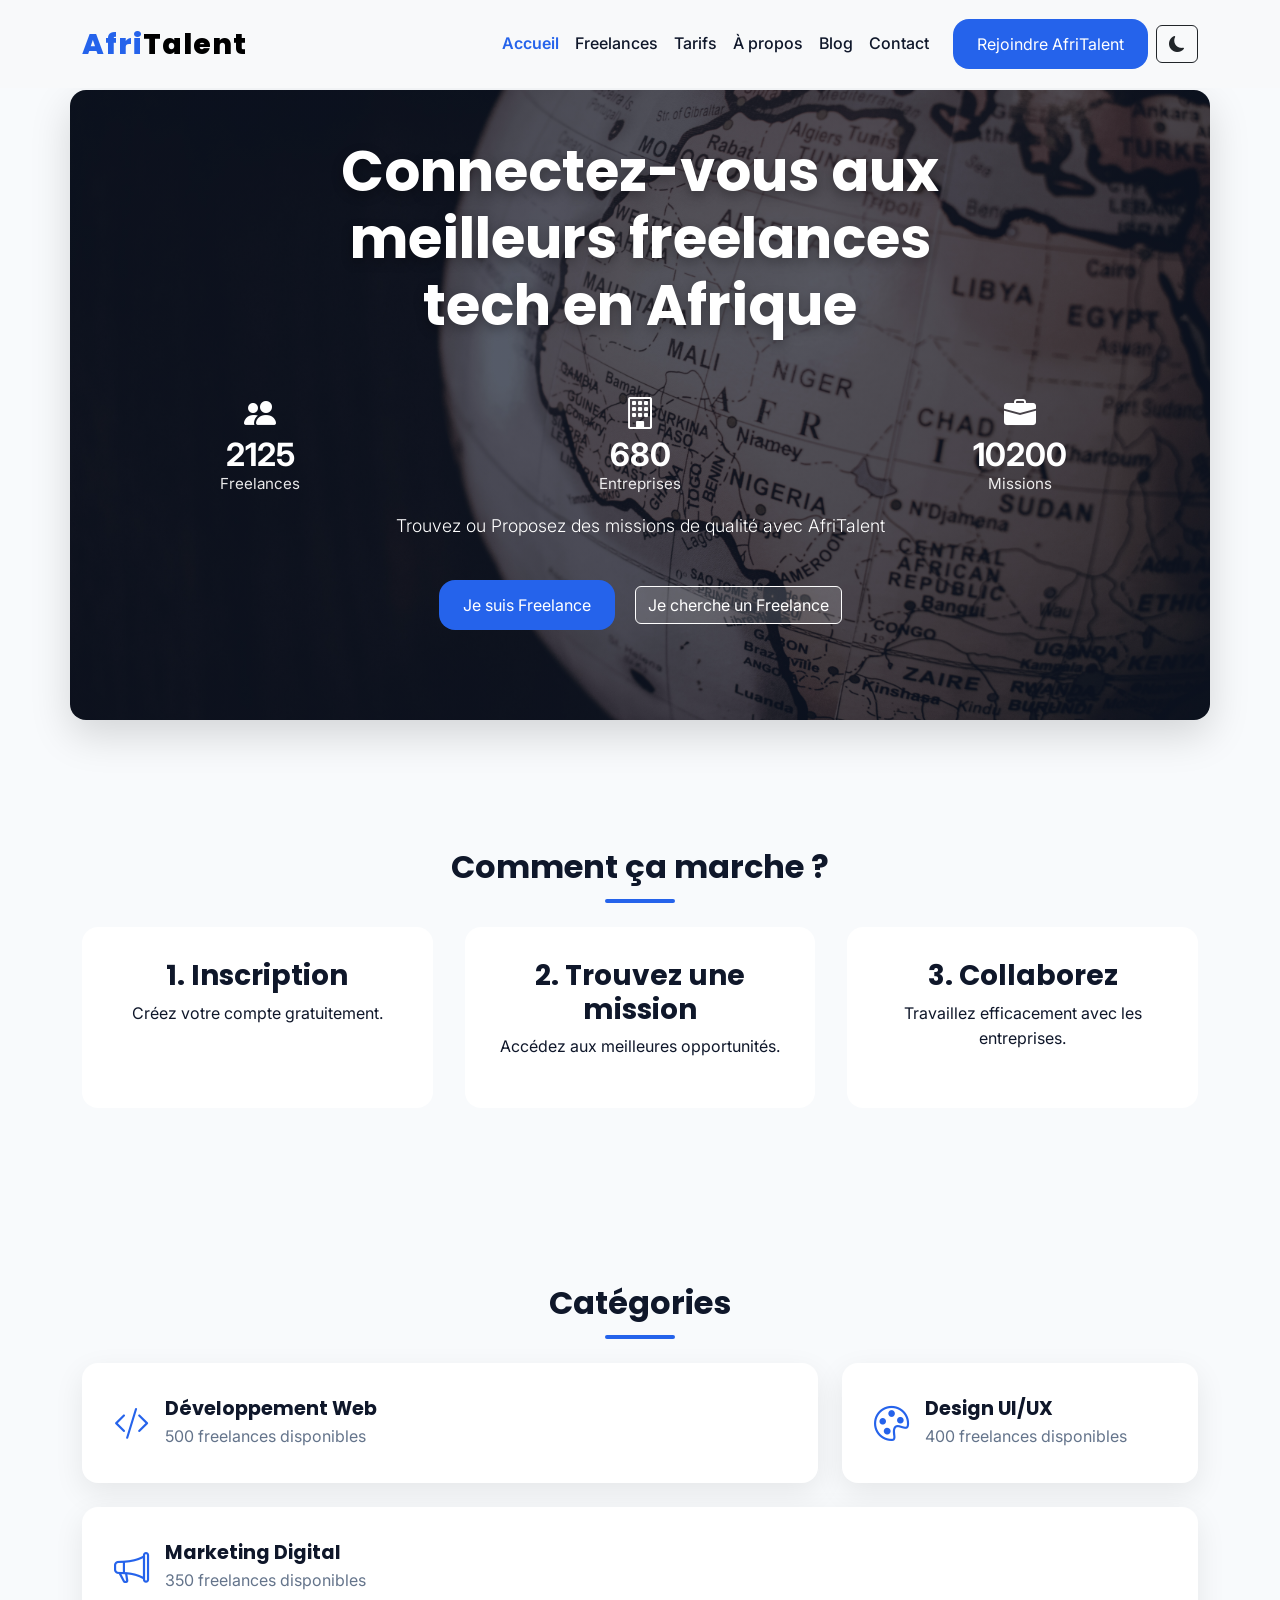
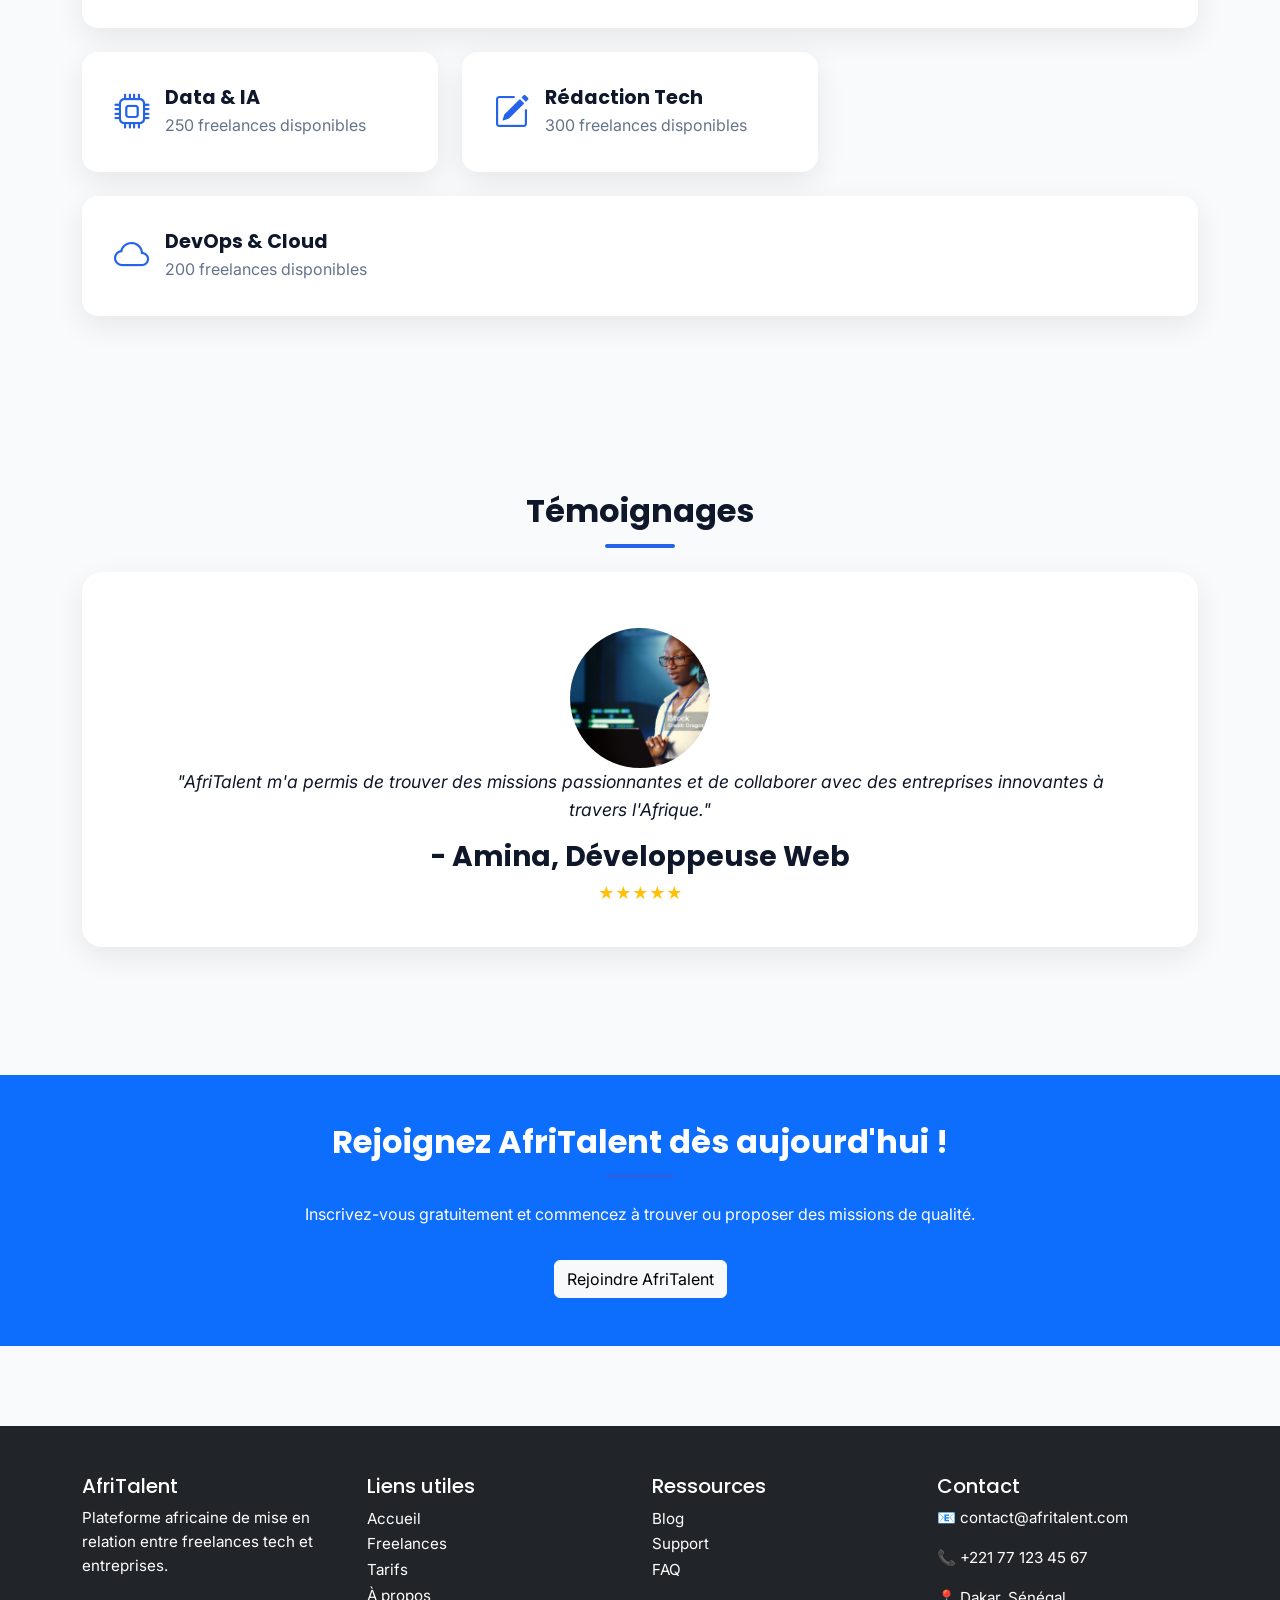
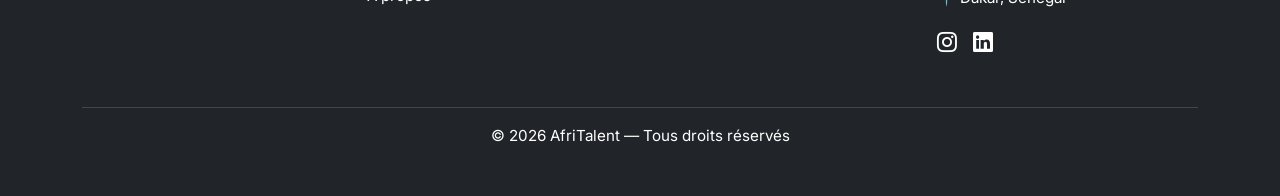
<file: index.html>
<!DOCTYPE html>
<html lang="fr">

<head>
    <meta charset="UTF-8">
    <meta name="viewport" content="width=device-width, initial-scale=1.0">
    <title>AfriTalent - Home</title>
    <!-- Bootstrap 5 CDN css -->
    <link href="https://cdn.jsdelivr.net/npm/bootstrap@5.3.0-alpha1/dist/css/bootstrap.min.css" rel="stylesheet">
    <!-- lien vers le css -->
    <link rel="stylesheet" href="css/style.css">
    <link rel="stylesheet" href="https://cdn.jsdelivr.net/npm/bootstrap-icons@1.10.5/font/bootstrap-icons.css">
    <link rel="preconnect" href="https://fonts.googleapis.com">

    <link rel="preconnect" href="https://fonts.gstatic.com" crossorigin>

    <link
        href="https://fonts.googleapis.com/css2?family=Inter:wght@400;500;600&family=Poppins:wght@600;700;800&display=swap"
        rel="stylesheet">
</head>

<body>
    <header>
        <!-- Contenu de la page -->
        <!-- Header -->
        <nav class="navbar navbar-expand-lg navbar-light bg-light">
            <div class="container">
                <a class="navbar-brand" href="index.html"><span class="logo">Afri</span>Talent</a>

                <button class="navbar-toggler" type="button" data-bs-toggle="collapse" data-bs-target="#navbarNav">
                    <span class="navbar-toggler-icon"></span>
                </button>
                <!-- barre de navigation -->
                <div class="collapse navbar-collapse" id="navbarNav">
                    <ul class="navbar-nav ms-auto">
                        <li class="nav-item"><a class="nav-link active" href="index.html">Accueil</a></li>
                        <li class="nav-item"><a class="nav-link " href="freelance.html">Freelances</a></li>
                        <li class="nav-item"><a class="nav-link" href="tarif.html">Tarifs</a></li>
                        <li class="nav-item"><a class="nav-link" href="about.html">À propos</a></li>
                        <li class="nav-item"><a class="nav-link" href="index.html#Temoignages">Blog</a></li>
                        <li class="nav-item"><a class="nav-link" href="contact.html">Contact</a></li>
                    </ul>
                    <a href="contact.html" class="btn btn-primary ms-3">Rejoindre AfriTalent</a>
                    <button id="theme-toggle" class="btn btn-outline-dark ms-2">
                        <i class="bi bi-moon-fill"></i>
                    </button>
                </div>
            </div>
        </nav>
    </header>
    <main>
        <!-- hero section -->
        <section class="hero container text-center py-5">
            <h1>Connectez-vous aux meilleurs freelances tech en Afrique</h1>
            <div class="row mt-4 justify-content-center text-center">

                <div class="row hero-stats mt-4 text-center">

                    <div class="col-4">
                        <i class="bi bi-people-fill fs-2"></i>
                        <div class="counter" data-target="2500">0</div>
                        <small>Freelances</small>
                    </div>

                    <div class="col-4">
                        <i class="bi bi-building fs-2"></i>
                        <div class="counter" data-target="800">0</div>
                        <small>Entreprises</small>
                    </div>

                    <div class="col-4">
                        <i class="bi bi-briefcase-fill fs-2"></i>
                        <div class="counter" data-target="12000">0</div>
                        <small>Missions</small>
                    </div>

                </div>

            </div>
            <p class="lead">Trouvez ou Proposez des missions de qualité avec AfriTalent</p>

            <div class=" flex-column ">
                <a href="contact.html" class="btn btn-primary ">Je suis Freelance</a>
                <a href="freelance.html" class="btn btn-outline-light">Je cherche un Freelance</a>
            </div>
        </section>
        <!--  Comment ça marche -->
        <section class="fade-section container py-5">
            <h2 class="text-center">Comment ça marche ?</h2>
            <div class="steps-grid mt-4">
                <article>
                    <h3>1. Inscription</h3>
                    <p>Créez votre compte gratuitement.</p>
                </article>
                <article>
                    <h3>2. Trouvez une mission</h3>
                    <p>Accédez aux meilleures opportunités.</p>
                </article>
                <article>
                    <h3>3. Collaborez </h3>
                    <p>Travaillez efficacement avec les entreprises.</p>
                </article>
            </div>
        </section>
        <!-- Categories -->
        <section class="fade-section container py-5">
            <h2 class="text-center">Catégories</h2>

            <div class="categories-grid mt-4">

                <article class="category-card category-large">
                    <i class="bi bi-code-slash"></i>

                    <div>
                        <h3>Développement Web</h3>
                        <p>500 freelances disponibles</p>
                    </div>
                </article>

                <article class="category-card">
                    <i class="bi bi-palette"></i>

                    <div>
                        <h3>Design UI/UX</h3>
                        <p>400 freelances disponibles</p>
                    </div>
                </article>

                <article class="category-card category-wide">
                    <i class="bi bi-megaphone"></i>

                    <div>
                        <h3>Marketing Digital</h3>
                        <p>350 freelances disponibles</p>
                    </div>
                </article>

                <article class="category-card">
                    <i class="bi bi-cpu"></i>

                    <div>
                        <h3>Data & IA</h3>
                        <p>250 freelances disponibles</p>
                    </div>
                </article>

                <article class="category-card">
                    <i class="bi bi-pencil-square"></i>

                    <div>
                        <h3>Rédaction Tech</h3>
                        <p>300 freelances disponibles</p>
                    </div>
                </article>

                <article class="category-card category-wide">
                    <i class="bi bi-cloud"></i>

                    <div>
                        <h3>DevOps & Cloud</h3>
                        <p>200 freelances disponibles</p>
                    </div>
                </article>

            </div>
        </section>


        <!-- Temoignages -->

        <section id="Temoignages" class="fade-section container py-5">
            <h2 class="text-center">Témoignages</h2>
            <div id="testimonialCarousel" class="carousel slide mt-4" data-bs-ride="carousel">

                <div class="carousel-inner">
                    <div class="carousel-item active">
                        <div class="text-center">
                            <img src="images/istockphoto-1646753846-1024x1024.jpg" class="rounded-circle" alt="Amina">
                            <p>"AfriTalent m'a permis de trouver des missions passionnantes et de collaborer avec
                                des
                                entreprises innovantes à travers l'Afrique."</p>
                            <h3>- Amina, Développeuse Web</h3>
                            <div class="text-warning mb-2">
                                ★★★★★
                            </div>
                        </div>
                    </div>



                    <div class="carousel-item">
                        <div class="text-center">
                            <img src="images/vis.jpg" class="rounded-circle" alt="Jean">
                            <p>"Grâce à AfriTalent, j'ai pu élargir mon réseau professionnel et trouver des talents
                                exceptionnels pour mes projets."</p>
                            <h3>- Jean, Entrepreneur</h3>
                            <div class="text-warning mb-2">
                                ★★★★★
                            </div>
                        </div>
                    </div>
                    <div class="carousel-item">
                        <div class="text-center">
                            <img src="images/pexels-jamies-x-co-7520156.jpg" class="rounded-circle" alt="Fatou">
                            <p>"AfriTalent est la plateforme idéale pour les freelances tech en Afrique. J'ai trouvé
                                des
                                opportunités incroyables grâce à eux."</p>
                            <h3>- Fatou, Data Scientist</h3>
                            <div class="text-warning mb-2">
                                ★★★★★
                            </div>
                        </div>
                    </div>

                </div>


                <button class="carousel-control-prev" type="button" data-bs-target="#testimonialCarousel"
                    data-bs-slide="prev">

                    <span class="carousel-control-prev-icon"></span>

                </button>

                <button class="carousel-control-next" type="button" data-bs-target="#testimonialCarousel"
                    data-bs-slide="next">

                    <span class="carousel-control-next-icon"></span>

                </button>


            </div>



        </section>
        <!-- Rejoignez-nous -->
        <section class="fade-section bg-primary text-white text-center py-5">
            <h2>Rejoignez AfriTalent dès aujourd'hui !</h2>
            <p>Inscrivez-vous gratuitement et commencez à trouver ou proposer des missions de qualité.</p>
            <a href="contact.html" class="btn btn-light mt-3">Rejoindre AfriTalent</a>

        </section>

    </main>
    <!-- Footer -->
    <footer class="bg-dark text-white py-5">

        <div class="container">

            <div class="row gy-4">

                <!-- Colonne 1 -->
                <div class="col-md-6 col-lg-3">

                    <h3 class="h5">AfriTalent</h3>

                    <p>
                        Plateforme africaine de mise en relation
                        entre freelances tech et entreprises.
                    </p>

                </div>

                <!-- Colonne 2 -->
                <div class="col-md-6 col-lg-3">

                    <h3 class="h5">Liens utiles</h3>

                    <ul class="list-unstyled">

                        <li>
                            <a href="index.html" class="text-white text-decoration-none">
                                Accueil
                            </a>
                        </li>

                        <li>
                            <a href="freelance.html" class="text-white text-decoration-none">
                                Freelances
                            </a>
                        </li>

                        <li>
                            <a href="tarif.html" class="text-white text-decoration-none">
                                Tarifs
                            </a>
                        </li>

                        <li>
                            <a href="about.html" class="text-white text-decoration-none">
                                À propos
                            </a>
                        </li>

                    </ul>

                </div>

                <!-- Colonne 3 -->
                <div class="col-md-6 col-lg-3">

                    <h3 class="h5">Ressources</h3>

                    <ul class="list-unstyled">

                        <li>
                            <a href="about.html" class="text-white text-decoration-none">
                                Blog
                            </a>
                        </li>

                        <li>
                            <a href="contact.html" class="text-white text-decoration-none">
                                Support
                            </a>
                        </li>

                        <li>
                            <a href="tarif.html#faq" class="text-white text-decoration-none">
                                FAQ
                            </a>
                        </li>

                    </ul>

                </div>

                <!-- Colonne 4 -->
                <div class="col-md-6 col-lg-3">

                    <h3 class="h5">Contact</h3>

                    <p>📧 contact@afritalent.com</p>
                    <p>📞 +221 77 123 45 67</p>
                    <p>📍 Dakar, Sénégal</p>

                    <!-- Réseaux sociaux -->
                    <div class="d-flex gap-3 mt-3">

                        <a href="https://www.instagram.com" class="text-white fs-5">

                            <i class="bi bi-instagram"></i>

                        </a>

                        <a href="https://www.linkedin.com" class="text-white fs-5">

                            <i class="bi bi-linkedin"></i>

                        </a>


                    </div>

                </div>

            </div>

            <!-- Copyright -->
            <div class="text-center border-top mt-5 pt-3">

                <p class="mb-0">
                    © <span id="year"></span> AfriTalent — Tous droits réservés
                </p>

            </div>

        </div>

    </footer>
    <button id="backToTop" aria-label="Retour en haut">
        <i class="bi bi-arrow-up"></i>
    </button>
    <!-- Bootstrap 5 CDN js -->
    <script src="https://cdn.jsdelivr.net/npm/bootstrap@5.3.0-alpha1/dist/js/bootstrap.bundle.min.js"></script>
    <script src="js/main.js"></script>
</body>

</html>
</file>
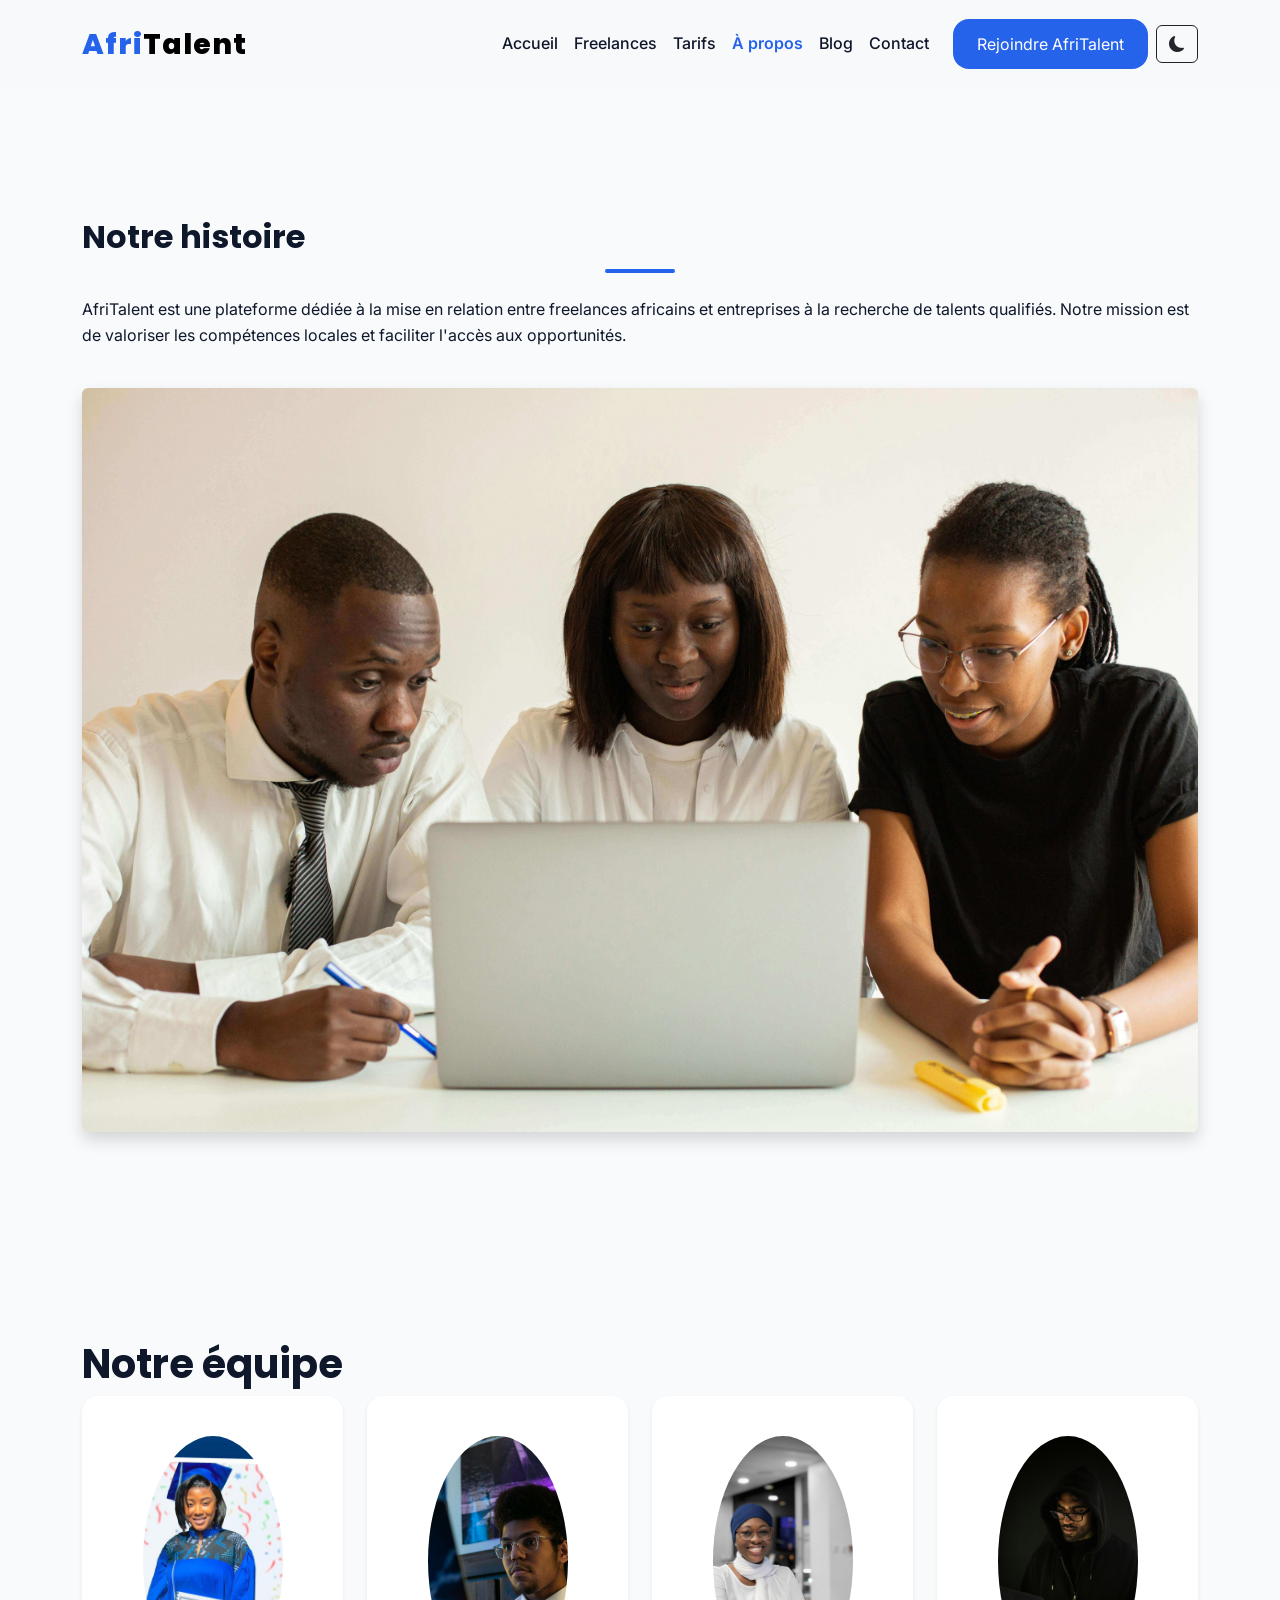
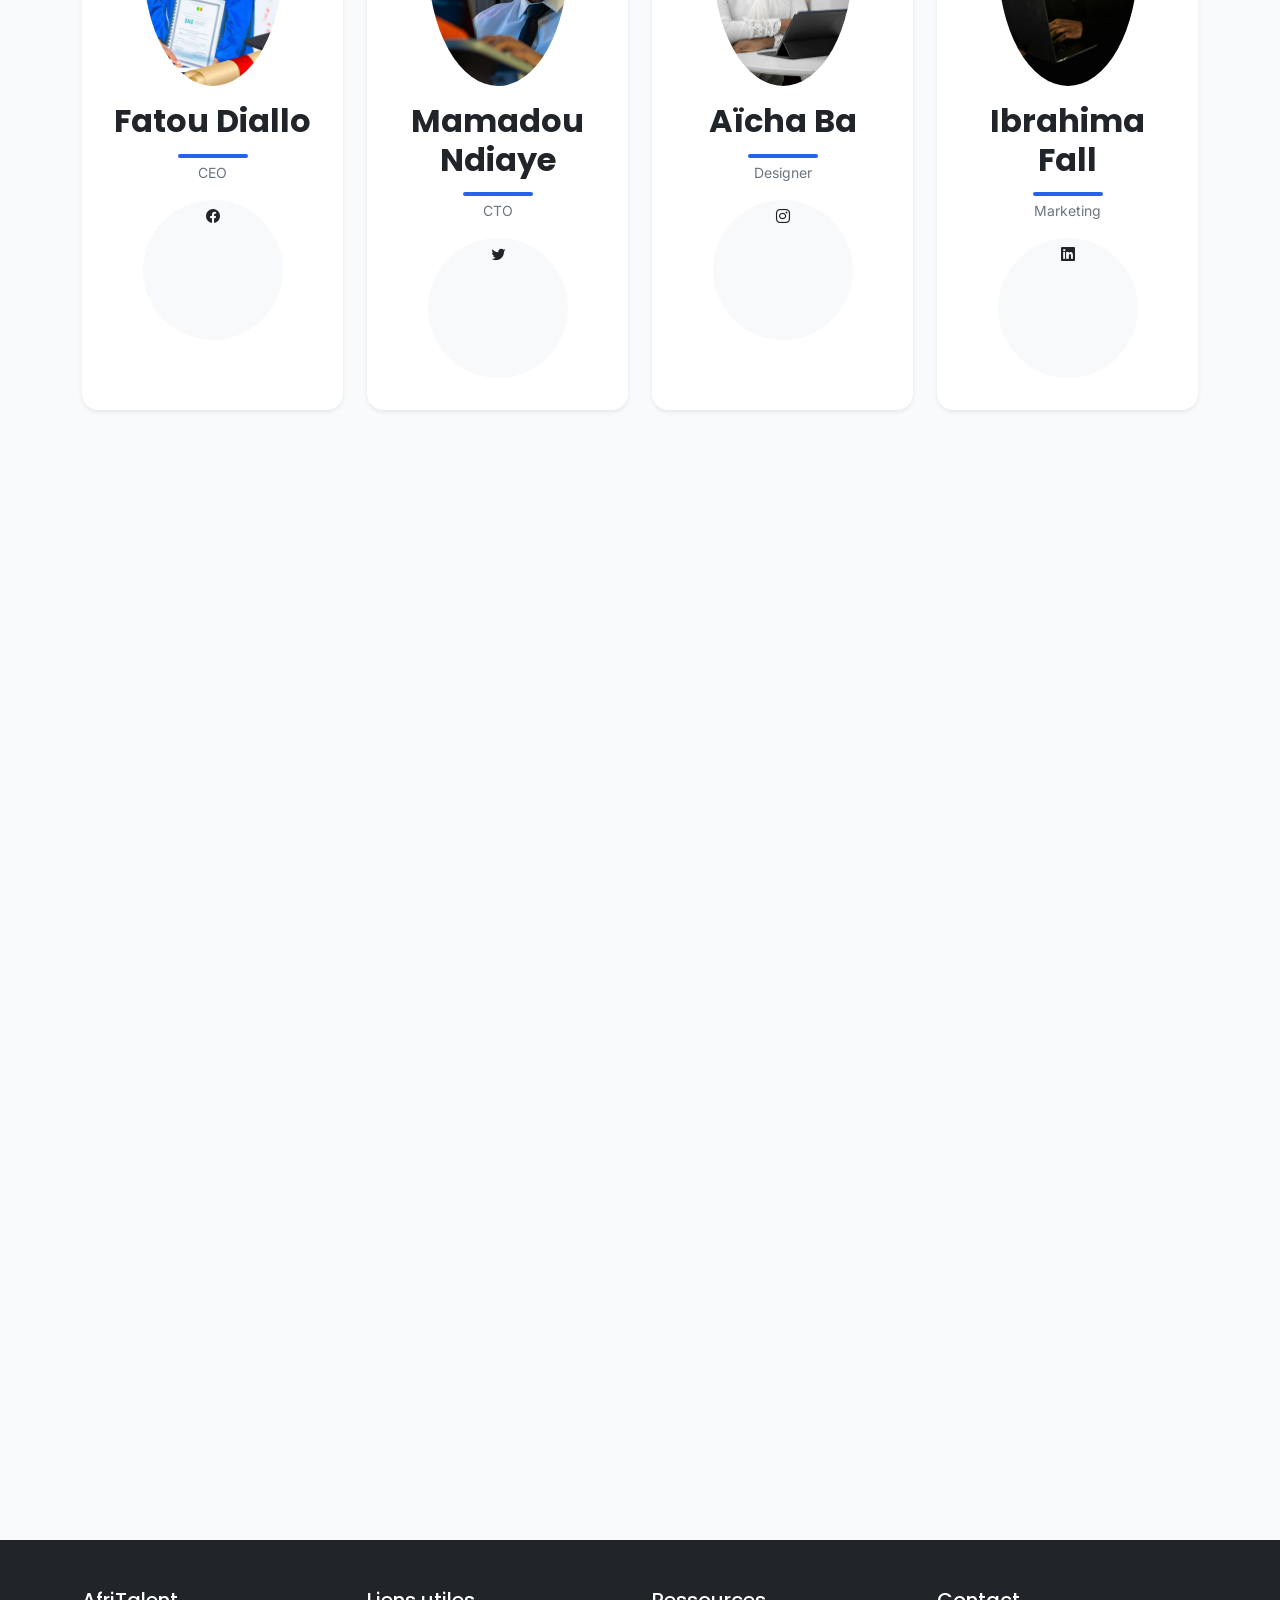
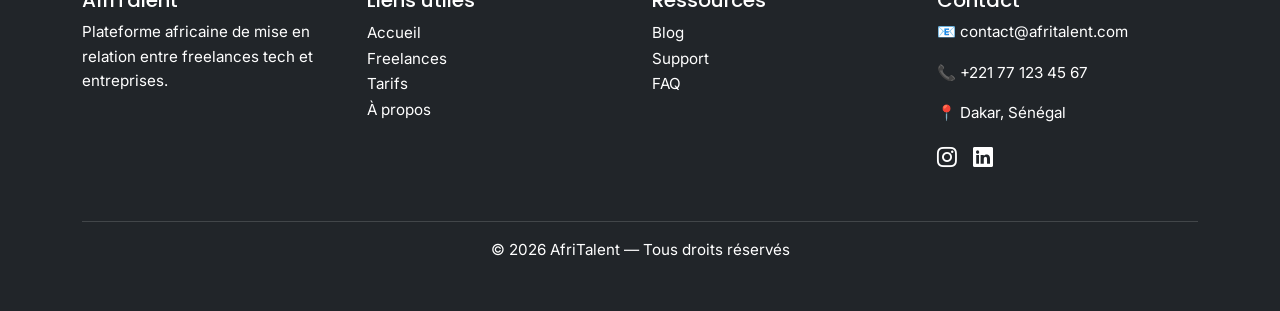
<file: about.html>
<!DOCTYPE html>
<html lang="fr">

<head>
    <meta charset="UTF-8">
    <meta name="viewport" content="width=device-width, initial-scale=1.0">

    <title>AfriTalent - About</title>

    <!-- Bootstrap CSS -->
    <link href="https://cdn.jsdelivr.net/npm/bootstrap@5.3.0-alpha1/dist/css/bootstrap.min.css" rel="stylesheet">

    <!-- CSS -->
    <link rel="stylesheet" href="css/style.css">

    <!-- Bootstrap Icons -->
    <link rel="stylesheet" href="https://cdn.jsdelivr.net/npm/bootstrap-icons@1.10.5/font/bootstrap-icons.css">

    <!-- Google Fonts -->
    <link rel="preconnect" href="https://fonts.googleapis.com">

    <link rel="preconnect" href="https://fonts.gstatic.com" crossorigin>

    <link
        href="https://fonts.googleapis.com/css2?family=Inter:wght@400;500;600&family=Poppins:wght@600;700;800&display=swap"
        rel="stylesheet">
</head>

<body>

    <!-- HEADER -->
    <header>

        <nav class="navbar navbar-expand-lg navbar-light bg-light">

            <div class="container">

                <a class="navbar-brand" href="index.html">
                    <span class="logo">Afri</span>Talent
                </a>

                <button class="navbar-toggler" type="button" data-bs-toggle="collapse" data-bs-target="#navbarNav">

                    <span class="navbar-toggler-icon"></span>

                </button>
                <!-- Barre de navigation -->

                <div class="collapse navbar-collapse" id="navbarNav">

                    <ul class="navbar-nav ms-auto">

                        <li class="nav-item">
                            <a class="nav-link" href="index.html">
                                Accueil
                            </a>
                        </li>

                        <li class="nav-item">
                            <a class="nav-link" href="freelance.html">
                                Freelances
                            </a>
                        </li>

                        <li class="nav-item">
                            <a class="nav-link" href="tarif.html">
                                Tarifs
                            </a>
                        </li>

                        <li class="nav-item">
                            <a class="nav-link active" href="about.html">
                                À propos
                            </a>
                        </li>

                        <li class="nav-item">
                            <a class="nav-link" href="index.html#Temoignages">
                                Blog
                            </a>
                        </li>

                        <li class="nav-item">
                            <a class="nav-link" href="contact.html">
                                Contact
                            </a>
                        </li>

                    </ul>

                    <a href="contact.html" class="btn btn-primary ms-3">

                        Rejoindre AfriTalent

                    </a>

                    <button id="theme-toggle" class="btn btn-outline-dark ms-2">
                        <i class="bi bi-moon-fill"></i>
                    </button>

                </div>

            </div>

        </nav>

    </header>

    <!-- MAIN -->
    <main class="container py-5">

        <!-- NOTRE HISTOIRE -->
        <section class="fade-section mb-5">

            <h2>Notre histoire</h2>

            <p>
                AfriTalent est une plateforme dédiée à la mise en relation
                entre freelances africains et entreprises à la recherche
                de talents qualifiés.

                Notre mission est de valoriser les compétences locales
                et faciliter l'accès aux opportunités.
            </p>

            <img src="images/equipe.jpg" class="img-fluid rounded shadow" alt=" Equipe AfriTalent">

        </section>

        <!-- EQUIPE -->
        <section class="fade-section mb-5">

            <h1>Notre équipe</h1>

            <div class="row g-4">

                <!-- CARD 1 -->
                <div class="col-12 col-md-6 col-lg-3">

                    <div class="card h-100 text-center border-0 shadow-sm p-3">

                        <img src="images/temoin.jpg" class="card-img-top rounded-circle mx-auto" alt="CEO AfriTalent">

                        <div class="card-body">

                            <h2 class="card-title fw-bold text-dark mb-1">
                                Fatou Diallo
                            </h2>

                            <p class="card-text text-secondary small mb-3">
                                CEO
                            </p>

                            <a href="https://www.facebook.com" class="btn btn-sm btn-light rounded-circle text-dark">

                                <i class="bi bi-facebook"></i>

                            </a>

                        </div>

                    </div>

                </div>

                <!-- CARD 2 -->
                <div class="col-12 col-md-6 col-lg-3">

                    <div class="card h-100 text-center border-0 shadow-sm p-3">

                        <img src="images/linpaul.jpg" class="card-img-top rounded-circle mx-auto" alt="CTO AfriTalent">

                        <div class="card-body">

                            <h2 class="card-title fw-bold text-dark mb-1">
                                Mamadou Ndiaye
                            </h2>

                            <p class="card-text text-secondary small mb-3">
                                CTO
                            </p>

                            <a href="https://www.twitter.com" class="btn btn-sm btn-light rounded-circle text-dark">

                                <i class="bi bi-twitter"></i>

                            </a>

                        </div>

                    </div>

                </div>

                <!-- CARD 3 -->
                <div class="col-12 col-md-6 col-lg-3">

                    <div class="card h-100 text-center border-0 shadow-sm p-3">

                        <img src="images/francis-odeyemi--LK4GItKS7M-unsplash.jpg" class="card-img-top rounded-circle mx-auto"
                            alt="Designer AfriTalent">

                        <div class="card-body">

                            <h2 class="card-title fw-bold text-dark mb-1">
                                Aïcha Ba
                            </h2>

                            <p class="card-text text-secondary small mb-3">
                                Designer
                            </p>

                            <a href="https://www.instagram.com" class="btn btn-sm btn-light rounded-circle text-dark">

                                <i class="bi bi-instagram"></i>

                            </a>

                        </div>

                    </div>

                </div>

                <!-- CARD 4 -->
                <div class="col-12 col-md-6 col-lg-3">

                    <div class="card h-100 text-center border-0 shadow-sm p-3">

                        <img src="images/reseau.jpg" class="card-img-top rounded-circle mx-auto"
                            alt="Marketing AfriTalent">

                        <div class="card-body">

                            <h2 class="card-title fw-bold text-dark mb-1">
                                Ibrahima Fall
                            </h2>

                            <p class="card-text text-secondary small mb-3">
                                Marketing
                            </p>

                            <a href="https://www.linkedin.com" class="btn btn-sm btn-light rounded-circle text-dark">

                                <i class="bi bi-linkedin"></i>

                            </a>

                        </div>

                    </div>

                </div>

            </div>

        </section>

        <!-- VALEURS -->
        <section class="fade-section mb-5">

            <h2>Nos valeurs</h2>

            <div class="row">

                <div class="col-md-3 text-center">
                    <i class="bi bi-lightbulb fs-1 text-primary"></i>


                    <h2>Innovation</h2>

                    <p>
                        Nous adoptons les nouvelles technologies.
                    </p>

                </div>

                <div class="col-md-3">
                    <i class="bi bi-globe fs-1 text-primary"></i>

                    <h2>Accessibilité</h2>

                    <p>
                        Une plateforme ouverte à tous.
                    </p>

                </div>

                <div class="col-md-3">
                    <i class="bi bi-people-fill fs-1 text-primary"></i>

                    <h2>Communauté</h2>

                    <p>
                        Nous valorisons les talents africains.
                    </p>

                </div>

                <div class="col-md-3">
                    <i class="bi bi-award-fill fs-1 text-primary"></i>

                    <h2>Excellence</h2>

                    <p>
                        Nous visons la qualité dans chaque mission.
                    </p>

                </div>

            </div>

        </section>

        <!-- CHIFFRES -->
        <section class="fade-section">

            <h2>Chiffres clés</h2>

            <div class="row text-center">

                <div class="col-md-3 mb-3">
                    <div class="card text-center h-100">
                        <div class="card-body">


                            <h3>
                                <span class="counter" data-target="2500">0</span>+
                            </h3>

                            <p>Freelances</p>

                        </div>
                    </div>
                </div>

                <div class="col-md-3">

                    <h3>
                        <span class="counter" data-target="800">0</span>+
                    </h3>

                    <p>Entreprises</p>

                </div>

                <div class="col-md-3">

                    <h3>
                        <span class="counter" data-target="12000">0</span>+
                    </h3>

                    <p>Missions</p>

                </div>

                <div class="col-md-3">

                    <h3>4.8/5</h3>

                    <p>Satisfaction</p>

                </div>

            </div>

        </section>

    </main>

    <!-- FOOTER -->
    <footer class="bg-dark text-white py-5">

        <div class="container">

            <div class="row gy-4">

                <!-- COLONNE 1 -->
                <div class="col-md-6 col-lg-3">

                    <h3 class="h5">AfriTalent</h3>

                    <p>
                        Plateforme africaine de mise en relation
                        entre freelances tech et entreprises.
                    </p>

                </div>

                <!-- COLONNE 2 -->
                <div class="col-md-6 col-lg-3">

                    <h3 class="h5">Liens utiles</h3>

                    <ul class="list-unstyled">

                        <li>
                            <a href="index.html" class="text-white text-decoration-none">

                                Accueil

                            </a>
                        </li>

                        <li>
                            <a href="freelance.html" class="text-white text-decoration-none">

                                Freelances

                            </a>
                        </li>

                        <li>
                            <a href="tarif.html" class="text-white text-decoration-none">

                                Tarifs

                            </a>
                        </li>

                        <li>
                            <a href="about.html" class="text-white text-decoration-none">

                                À propos

                            </a>
                        </li>

                    </ul>

                </div>

                <!-- COLONNE 3 -->
                <div class="col-md-6 col-lg-3">

                    <h3 class="h5">Ressources</h3>

                    <ul class="list-unstyled">

                        <li>
                            <a href="about.html" class="text-white text-decoration-none">

                                Blog

                            </a>
                        </li>

                        <li>
                            <a href="contact.html" class="text-white text-decoration-none">

                                Support

                            </a>
                        </li>

                        <li>
                            <a href="tarif.html#faq" class="text-white text-decoration-none">

                                FAQ

                            </a>
                        </li>

                    </ul>

                </div>

                <!-- COLONNE 4 -->
                <div class="col-md-6 col-lg-3">

                    <h3 class="h5">Contact</h3>

                    <p>📧 contact@afritalent.com</p>
                    <p>📞 +221 77 123 45 67</p>
                    <p>📍 Dakar, Sénégal</p>

                    <!-- Réseaux sociaux -->
                    <div class="d-flex gap-3 mt-3">

                        <a href="https://www.instagram.com" class="text-white fs-5">

                            <i class="bi bi-instagram"></i>

                        </a>

                        <a href="https://www.linkedin.com" class="text-white fs-5">

                            <i class="bi bi-linkedin"></i>

                        </a>

                    </div>

                </div>

            </div>

            <!-- COPYRIGHT -->
            <div class="text-center border-top mt-5 pt-3">

                <p class="mb-0">
                    © <span id="year"></span> AfriTalent — Tous droits réservés
                </p>

            </div>

        </div>

    </footer>
    <button id="backToTop" aria-label="Retour en haut">
        <i class="bi bi-arrow-up"></i>
    </button>
    <!-- Bootstrap JS -->
    <script src="https://cdn.jsdelivr.net/npm/bootstrap@5.3.0-alpha1/dist/js/bootstrap.bundle.min.js"></script>

    <!-- JS -->
    <script src="js/main.js"></script>

</body>

</html>
</file>
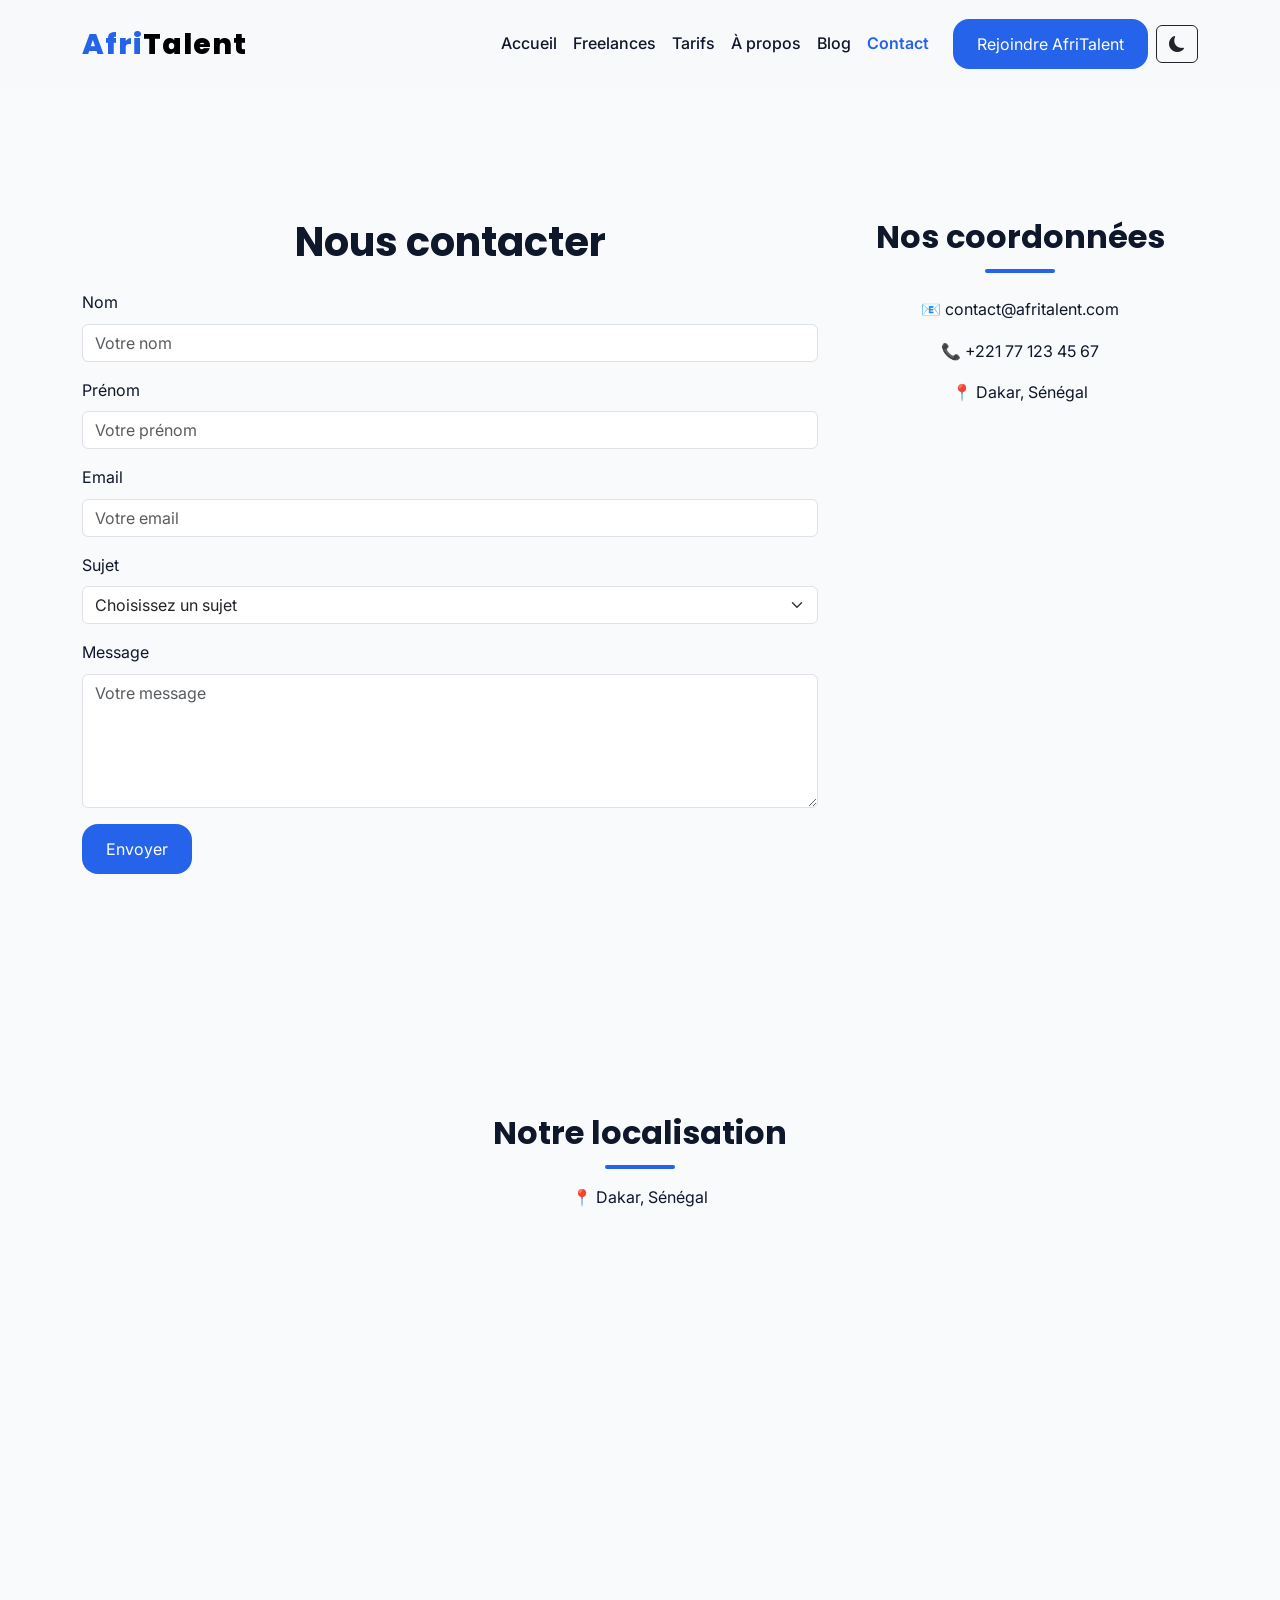
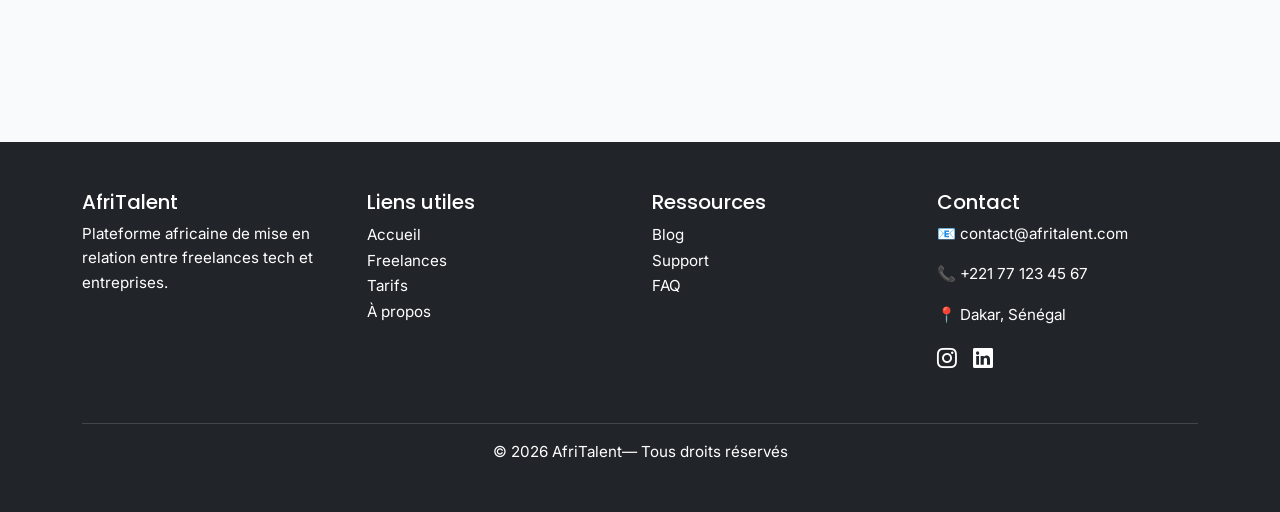
<file: contact.html>
<!DOCTYPE html>
<html lang="fr">

<head>
    <meta charset="UTF-8">
    <meta name="viewport" content="width=device-width, initial-scale=1.0">
    <title>AfriTalent - Contact</title>
    <!-- Bootstrap 5 CDN css -->
    <link href="https://cdn.jsdelivr.net/npm/bootstrap@5.3.0-alpha1/dist/css/bootstrap.min.css" rel="stylesheet">
    <!-- lien vers le css -->
    <link rel="stylesheet" href="css/style.css">
    <link rel="stylesheet" href="https://cdn.jsdelivr.net/npm/bootstrap-icons@1.10.5/font/bootstrap-icons.css">
    <link rel="preconnect" href="https://fonts.googleapis.com">

    <link rel="preconnect" href="https://fonts.gstatic.com" crossorigin>

    <link
        href="https://fonts.googleapis.com/css2?family=Inter:wght@400;500;600&family=Poppins:wght@600;700;800&display=swap"
        rel="stylesheet">
</head>

<body>
    <header>
        <!-- Contenu de la page -->
        <!-- Header -->
        <nav class="navbar navbar-expand-lg navbar-light bg-light">
            <div class="container">
                <a class="navbar-brand" href="index.html"><span class="logo">Afri</span>Talent</a>

                <button class="navbar-toggler" type="button" data-bs-toggle="collapse" data-bs-target="#navbarNav">
                    <span class="navbar-toggler-icon"></span>
                </button>
                <!-- Barre de navigation -->
                <div class="collapse navbar-collapse" id="navbarNav">
                    <ul class="navbar-nav ms-auto">
                        <li class="nav-item"><a class="nav-link" href="index.html">Accueil</a></li>
                        <li class="nav-item"><a class="nav-link " href="freelance.html">Freelances</a></li>
                        <li class="nav-item"><a class="nav-link" href="tarif.html">Tarifs</a></li>
                        <li class="nav-item"><a class="nav-link" href="about.html">À propos</a></li>
                        <li class="nav-item"><a class="nav-link" href="index.html#Temoignages">Blog</a></li>
                        <li class="nav-item"><a class="nav-link active" href="contact.html">Contact</a></li>
                    </ul>
                    <a href="contact.html" class="btn btn-primary ms-3">Rejoindre AfriTalent</a>
                    <button id="theme-toggle" class="btn btn-outline-dark ms-2">
                        <i class="bi bi-moon-fill"></i>
                    </button>
                </div>
            </div>
        </nav>
    </header>

    <main class="container py-5">
        <div class="row">
            <!-- FORMULAIRE -->
            <div class="col-lg-8">
                <section>
                    <h1 class="text-center mb-4">Nous contacter</h1>
                    <form id="contactform" novalidate>

                        <!-- Nom -->
                        <div class="mb-3">
                            <label for="name" class="form-label">Nom</label>

                            <input type="text" class="form-control" id="name" placeholder="Votre nom" required>

                            <div class="text-danger small" id="nameError"></div>
                        </div>

                        <!-- Prénom -->
                        <div class="mb-3">
                            <label for="prenom" class="form-label">Prénom</label>

                            <input type="text" class="form-control" id="prenom" placeholder="Votre prénom" required>

                            <div class="text-danger small" id="prenomError"></div>
                        </div>

                        <!-- Email -->
                        <div class="mb-3">
                            <label for="email" class="form-label">Email</label>

                            <input type="email" class="form-control" id="email" placeholder="Votre email" required>

                            <div class="text-danger small" id="emailError"></div>
                        </div>

                        <!-- Sujet -->
                        <div class="mb-3">
                            <label for="sujet" class="form-label">Sujet</label>

                            <select id="sujet" class="form-select" required>
                                <option value="" selected>
                                    Choisissez un sujet
                                </option>

                                <option value="mission">
                                    Demande de mission
                                </option>

                                <option value="support">
                                    Support technique
                                </option>

                                <option value="partenariat">
                                    Partenariat
                                </option>
                            </select>

                            <div class="text-danger small" id="sujetError"></div>
                        </div>

                        <!-- Message -->
                        <div class="mb-3">
                            <label for="message" class="form-label">Message</label>

                            <textarea class="form-control" id="message" rows="5" placeholder="Votre message"
                                required></textarea>

                            <div class="text-danger small" id="messageError"></div>
                        </div>
                        <div id="successMessage" class="alert alert-success d-none mb-3">
                            ✅ Votre message a été envoyé avec succès !
                        </div>
                        <button type="submit" class="btn btn-primary">
                            Envoyer
                        </button>

                    </form>
                </section>
            </div>
            <!-- COORDONNEES -->
            <div class="col-lg-4">
                <section class="text-center mb-5">
                    <h2>Nos coordonnées</h2>

                    <p>📧 contact@afritalent.com</p>
                    <p>📞 +221 77 123 45 67</p>
                    <p>📍 Dakar, Sénégal</p>
                </section>
            </div>
        </div>
        <section>
            <h2 class="text-center mb-3">Notre localisation</h2>
            <p class="text-center">📍 Dakar, Sénégal</p>

            <iframe src="https://www.google.com/maps?q=Dakar&output=embed" width="1000" height="300" style="border:0;"
                loading="lazy">
            </iframe>
        </section>
    </main>
    <footer class="bg-dark text-white py-5">

        <div class="container">

            <div class="row gy-4">

                <!-- Colonne 1 -->
                <div class="col-md-6 col-lg-3">

                    <h3 class="h5">AfriTalent</h3>

                    <p>
                        Plateforme africaine de mise en relation
                        entre freelances tech et entreprises.
                    </p>

                </div>

                <!-- Colonne 2 -->
                <div class="col-md-6 col-lg-3">

                    <h3 class="h5">Liens utiles</h3>

                    <ul class="list-unstyled">

                        <li>
                            <a href="index.html" class="text-white text-decoration-none">
                                Accueil
                            </a>
                        </li>

                        <li>
                            <a href="freelance.html" class="text-white text-decoration-none">
                                Freelances
                            </a>
                        </li>

                        <li>
                            <a href="tarif.html" class="text-white text-decoration-none">
                                Tarifs
                            </a>
                        </li>

                        <li>
                            <a href="about.html" class="text-white text-decoration-none">
                                À propos
                            </a>
                        </li>

                    </ul>

                </div>

                <!-- Colonne 3 -->
                <div class="col-md-6 col-lg-3">

                    <h3 class="h5">Ressources</h3>

                    <ul class="list-unstyled">

                        <li>
                            <a href="about.html" class="text-white text-decoration-none">
                                Blog
                            </a>
                        </li>

                        <li>
                            <a href="contact.html" class="text-white text-decoration-none">
                                Support
                            </a>
                        </li>

                        <li>
                            <a href="tarif.html#faq" class="text-white text-decoration-none">
                                FAQ
                            </a>
                        </li>

                    </ul>

                </div>

                <!-- Colonne 4 -->
                <div class="col-md-6 col-lg-3">

                    <h3 class="h5">Contact</h3>

                    <p>📧 contact@afritalent.com</p>
                    <p>📞 +221 77 123 45 67</p>
                    <p>📍 Dakar, Sénégal</p>

                    <!-- Réseaux sociaux -->
                    <div class="d-flex gap-3 mt-3">

                        <a href="https://www.instagram.com" class="text-white fs-5">

                            <i class="bi bi-instagram"></i>

                        </a>

                        <a href="https://www.linkedin.com" class="text-white fs-5">

                            <i class="bi bi-linkedin"></i>

                        </a>

                    </div>

                </div>

            </div>

            <!-- Copyright -->
            <div class="text-center border-top mt-5 pt-3">

                <p class="mb-0">
                    © <span id="year"></span> AfriTalent— Tous droits réservés
                </p>

            </div>

        </div>

    </footer>
    <button id="backToTop" aria-label="Retour en haut">
        <i class="bi bi-arrow-up"></i>
    </button>
    <!-- Bootstrap 5 CDN js -->
    <script src="https://cdn.jsdelivr.net/npm/bootstrap@5.3.0-alpha1/dist/js/bootstrap.bundle.min.js"></script>
    <script src="js/main.js"></script>
</body>

</html>
</file>
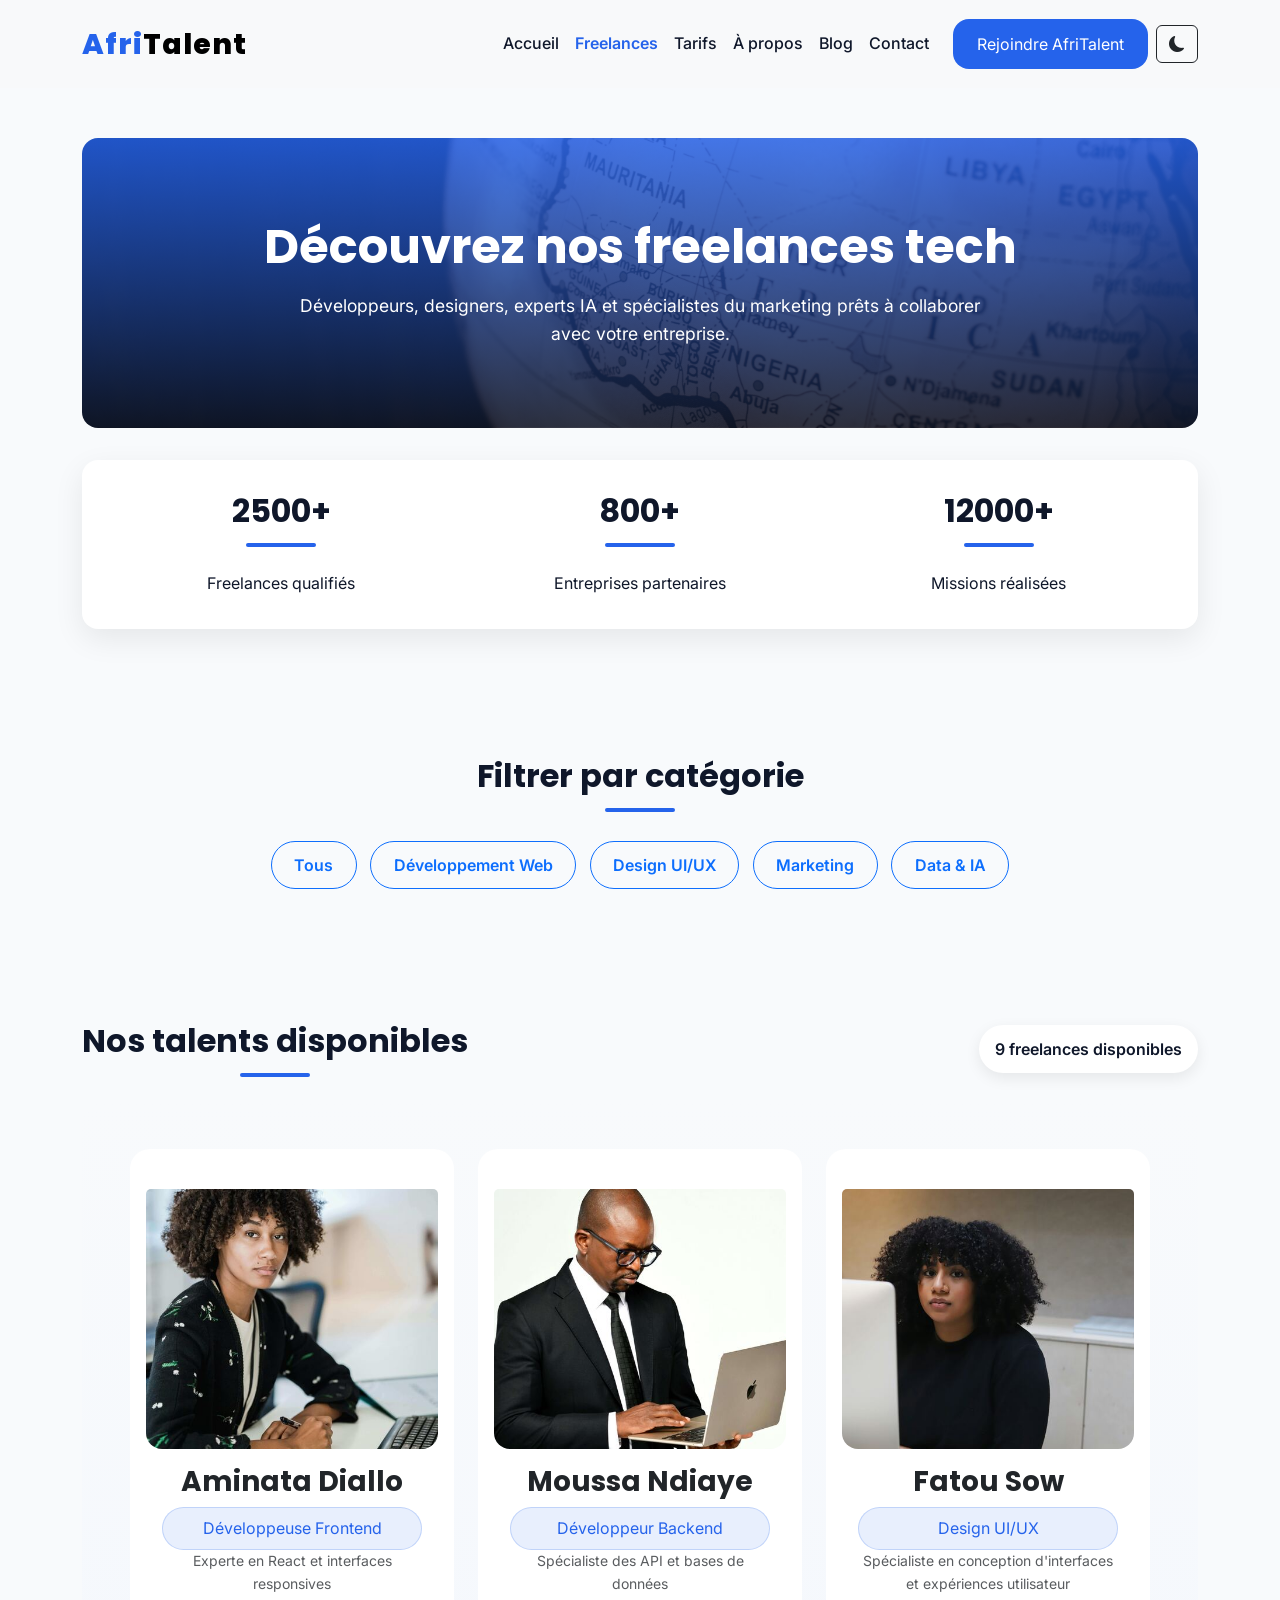
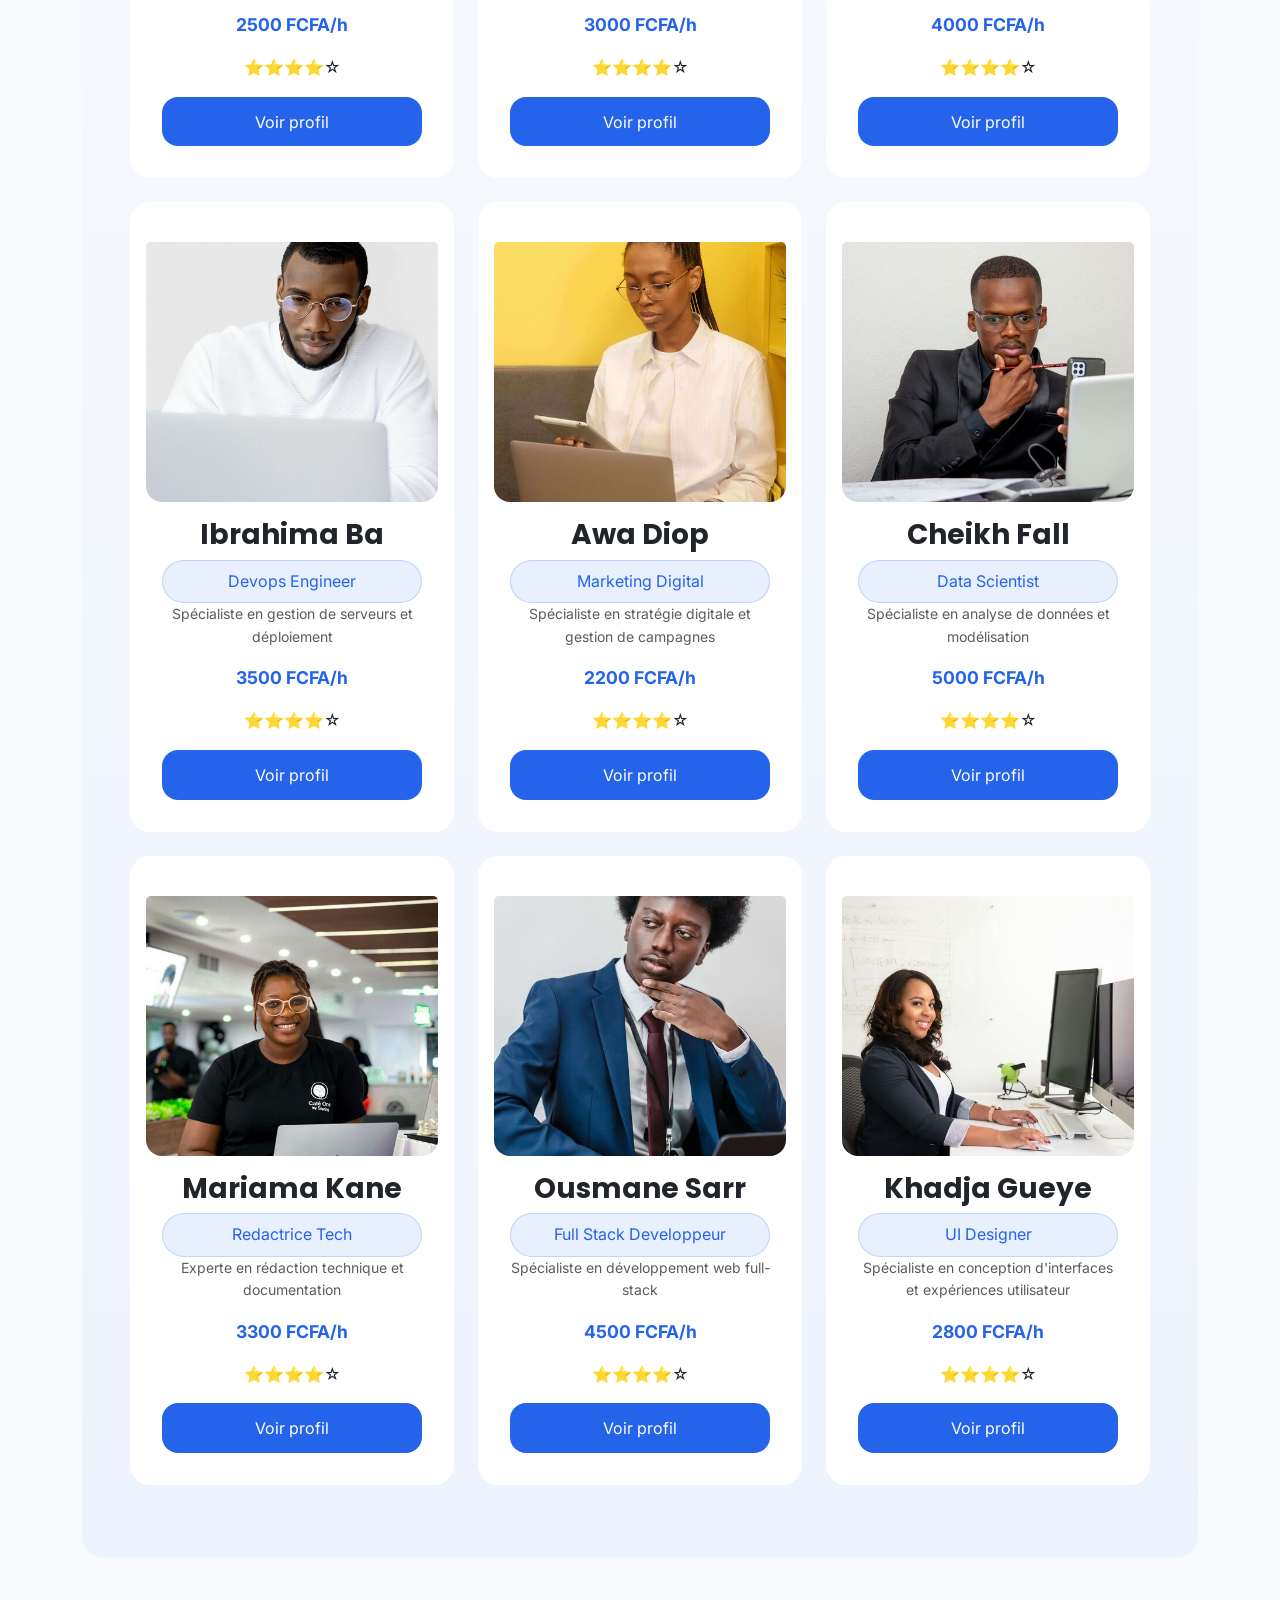
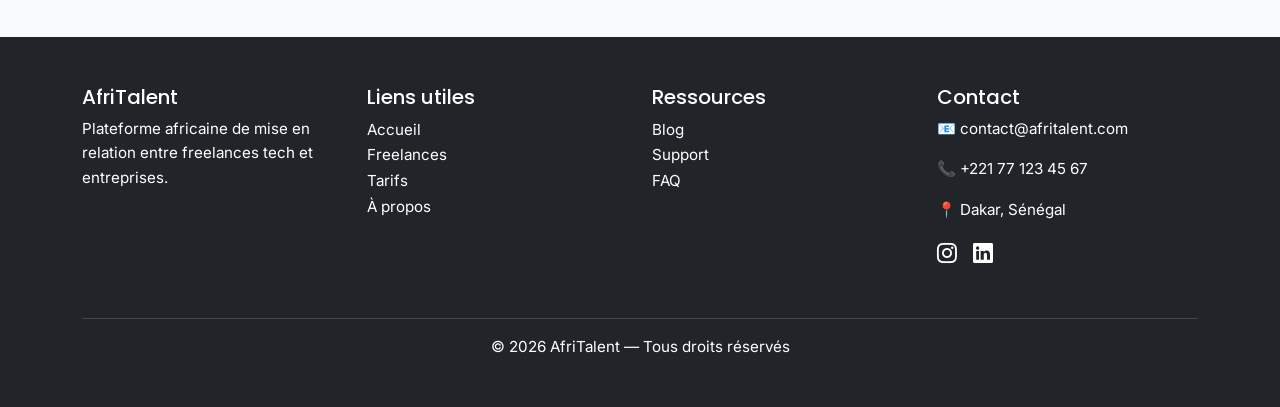
<file: freelance.html>
<!DOCTYPE html>
<html lang="fr">

<head>
    <meta charset="UTF-8">
    <meta name="viewport" content="width=device-width, initial-scale=1.0">
    <title>AfriTalent - Freelances</title>

    <!-- Bootstrap CSS -->
    <link href="https://cdn.jsdelivr.net/npm/bootstrap@5.3.0-alpha1/dist/css/bootstrap.min.css" rel="stylesheet">

    <!-- CSS -->
    <link rel="stylesheet" href="css/style.css">
    <link rel="stylesheet" href="https://cdn.jsdelivr.net/npm/bootstrap-icons@1.10.5/font/bootstrap-icons.css">
    <link rel="preconnect" href="https://fonts.googleapis.com">

    <link rel="preconnect" href="https://fonts.gstatic.com" crossorigin>

    <link
        href="https://fonts.googleapis.com/css2?family=Inter:wght@400;500;600&family=Poppins:wght@600;700;800&display=swap"
        rel="stylesheet">
</head>

<body>

    <!-- NAVBAR -->
    <header>
        <nav class="navbar navbar-expand-lg navbar-light bg-light">
            <div class="container">
                <a class="navbar-brand" href="index.html"><span class="logo">Afri</span>Talent</a>

                <button class="navbar-toggler" type="button" data-bs-toggle="collapse" data-bs-target="#menu">
                    <span class="navbar-toggler-icon"></span>
                </button>
                <!-- Barre de navigation -->
                <div class="collapse navbar-collapse" id="menu">
                    <ul class="navbar-nav ms-auto">
                        <li class="nav-item"><a class="nav-link" href="index.html">Accueil</a></li>
                        <li class="nav-item"><a class="nav-link active" href="freelance.html">Freelances</a></li>
                        <li class="nav-item"><a class="nav-link" href="tarif.html">Tarifs</a></li>
                        <li class="nav-item"><a class="nav-link" href="about.html">À propos</a></li>
                        <li class="nav-item"><a class="nav-link" href="index.html#Temoignages">Blog</a></li>
                        <li class="nav-item"><a class="nav-link" href="contact.html">Contact</a></li>
                    </ul>
                    <a href="contact.html" class="btn btn-primary ms-3">Rejoindre AfriTalent</a>
                    <button id="theme-toggle" class="btn btn-outline-dark ms-2">
                        <i class="bi bi-moon-fill"></i>
                    </button>
                </div>
            </div>
        </nav>
    </header>

    <!-- MAIN -->
    <main class="container my-5">

        <!-- TITRE -->
        <section class="freelance-hero text-center">
            <h1>Découvrez nos freelances tech</h1>

            <p>
                Développeurs, designers, experts IA et spécialistes du marketing
                prêts à collaborer avec votre entreprise.
            </p>
        </section>
        <section class="stats-freelance mb-5">

            <div class="row text-center">

                <div class="col-md-4">
                    <h2>2500+</h2>
                    <p>Freelances qualifiés</p>
                </div>

                <div class="col-md-4">
                    <h2>800+</h2>
                    <p>Entreprises partenaires</p>
                </div>

                <div class="col-md-4">
                    <h2>12000+</h2>
                    <p>Missions réalisées</p>
                </div>

            </div>

        </section>

        <!-- FILTRES -->
        <section class="mb-5 text-center">

            <h2 class="mb-4">Filtrer par catégorie</h2>

            <div class="filters-wrapper">

                <button class="btn btn-outline-primary filtre" data-categorie="all">
                    Tous
                </button>

                <button class="btn btn-outline-primary filtre" data-categorie="dev">
                    Développement Web
                </button>

                <button class="btn btn-outline-primary filtre" data-categorie="design">
                    Design UI/UX
                </button>

                <button class="btn btn-outline-primary filtre" data-categorie="marketing">
                    Marketing
                </button>

                <button class="btn btn-outline-primary filtre" data-categorie="data">
                    Data & IA
                </button>

            </div>

        </section>


        <!-- CARDS -->


        <!-- LEs 9 freelances disponibles -->
        <div class="d-flex justify-content-between align-items-center mb-4">

            <h2 class="mb-0">
                Nos talents disponibles
            </h2>

            <span class="result-count">
                9 freelances disponibles
            </span>

        </div>
        <section class="freelance-catalogue">
            <div class="row">

                <div class="col-12 col-md-6 col-lg-4 mb-4 freelance-card" data-categorie="dev">
                    <div class="card d-flex h-100 flex-column p-3">
                        <img src="images/aminata(1).jpg" class="card-img-top" alt="Aminata Diallo">
                        <div class="card-body text-center d-flex flex-column">
                            <h3>Aminata Diallo</h3>
                            <span class="skill-badge">
                                Développeuse Frontend
                            </span>
                            <p class="small text-muted">
                                Experte en React et interfaces responsives
                            </p>
                            <p><strong>2500 FCFA/h</strong></p>
                            <p>⭐⭐⭐⭐☆</p>

                            <button class="btn btn-primary mt-auto" data-bs-toggle="modal" data-bs-target="#profil1">
                                Voir profil
                            </button>

                        </div>
                    </div>
                </div>


                <div class="col-12 col-md-6 col-lg-4 mb-4 freelance-card" data-categorie="dev">
                    <div class="card d-flex h-100 flex-column p-3">
                        <img src="images/cadre(1).jpg" class="card-img-top" alt="Moussa Ndiaye">
                        <div class="card-body text-center d-flex flex-column">
                            <h3> Moussa Ndiaye</h3>
                            <span class="skill-badge">
                                Développeur Backend
                            </span>
                            <p class="small text-muted">
                                Spécialiste des API et bases de données
                            </p>
                            <p><strong>3000 FCFA/h</strong></p>
                            <p>⭐⭐⭐⭐☆</p>

                            <button class="btn btn-primary mt-auto" data-bs-toggle="modal" data-bs-target="#profil2">
                                Voir profil
                            </button>

                        </div>
                    </div>
                </div>

                <div class="col-12 col-md-6 col-lg-4 mb-4 freelance-card" data-categorie="design">
                    <div class="card d-flex h-100 flex-column p-3">
                        <img src="images/good.jpg" class="card-img-top" alt="Fatou Sow">
                        <div class="card-body text-center d-flex flex-column">
                            <h3> Fatou Sow</h3>
                            <span class="skill-badge">
                                Design UI/UX
                            </span>
                            <p class="small text-muted">
                                Spécialiste en conception d'interfaces et expériences utilisateur
                            </p>
                            <p><strong>4000 FCFA/h</strong></p>
                            <p>⭐⭐⭐⭐☆</p>

                            <button class="btn btn-primary" data-bs-toggle="modal" data-bs-target="#profil3">
                                Voir profil
                            </button>

                        </div>
                    </div>
                </div>

                <div class="col-12 col-md-6 col-lg-4 mb-4 freelance-card" data-categorie="dev">
                    <div class="card d-flex h-100 flex-column p-3">
                        <img src="images/ibrahim.jpg" class="card-img-top" alt="Ibrahima Ba">
                        <div class="card-body text-center d-flex flex-column">
                            <h3> Ibrahima Ba</h3>
                            <span class="skill-badge">
                                Devops Engineer
                            </span>
                            <p class="small text-muted">
                                Spécialiste en gestion de serveurs et déploiement
                            </p>
                            <p><strong>3500 FCFA/h</strong></p>
                            <p>⭐⭐⭐⭐☆</p>

                            <button class="btn btn-primary" data-bs-toggle="modal" data-bs-target="#profil4">
                                Voir profil
                            </button>

                        </div>
                    </div>
                </div>

                <div class="col-12 col-md-6 col-lg-4 mb-4 freelance-card" data-categorie="marketing">
                    <div class="card d-flex h-100 flex-column p-3">
                        <img src="images/falla.jpg" class="card-img-top" alt="Awa Diop">
                        <div class="card-body text-center d-flex flex-column">
                            <h3> Awa Diop</h3>
                            <span class="skill-badge">
                                Marketing Digital
                            </span>
                            <p class="small text-muted">
                                Spécialiste en stratégie digitale et gestion de campagnes
                            </p>
                            <p><strong>2200 FCFA/h</strong></p>
                            <p>⭐⭐⭐⭐☆</p>

                            <button class="btn btn-primary" data-bs-toggle="modal" data-bs-target="#profil5">
                                Voir profil
                            </button>

                        </div>
                    </div>
                </div>

                <div class="col-12 col-md-6 col-lg-4 mb-4 freelance-card" data-categorie="data">
                    <div class="card d-flex h-100 flex-column p-3">
                        <img src="images/marcus.jpg" class="card-img-top" alt="Cheikh Fall">
                        <div class="card-body text-center d-flex flex-column">
                            <h3> Cheikh Fall</h3>
                            <span class="skill-badge">
                                Data Scientist
                            </span>
                            <p class="small text-muted">
                                Spécialiste en analyse de données et modélisation
                            </p>
                            <p><strong>5000 FCFA/h</strong></p>
                            <p>⭐⭐⭐⭐☆</p>

                            <button class="btn btn-primary mt-auto" data-bs-toggle="modal" data-bs-target="#profil6">
                                Voir profil
                            </button>

                        </div>
                    </div>
                </div>

                <div class="col-12 col-md-6 col-lg-4 mb-4 freelance-card" data-categorie="marketing">
                    <div class="card d-flex h-100 flex-column p-3">
                        <img src="images/francis.jpg" class="card-img-top" alt="Mariama Kane">
                        <div class="card-body text-center d-flex flex-column">
                            <h3> Mariama Kane</h3>
                            <span class="skill-badge">
                                Redactrice Tech
                            </span>
                            <p class="small text-muted">
                                Experte en rédaction technique et documentation
                            </p>
                            <p><strong>3300 FCFA/h</strong></p>
                            <p>⭐⭐⭐⭐☆</p>

                            <button class="btn btn-primary mt-auto" data-bs-toggle="modal" data-bs-target="#profil7">
                                Voir profil
                            </button>

                        </div>
                    </div>
                </div>

                <div class="col-12 col-md-6 col-lg-4 mb-4 freelance-card" data-categorie="dev">
                    <div class="card d-flex h-100 flex-column p-3">
                        <img src="images/OUSMANE.jpg" class="card-img-top" alt="Ousmane Sarr">
                        <div class="card-body text-center d-flex flex-column">
                            <h3> Ousmane Sarr</h3>
                            <span class="skill-badge">
                                Full Stack Developpeur
                            </span>
                            <p class="small text-muted">
                                Spécialiste en développement web full-stack
                            </p>
                            <p><strong>4500 FCFA/h</strong></p>
                            <p>⭐⭐⭐⭐☆</p>

                            <button class="btn btn-primary mt-auto" data-bs-toggle="modal" data-bs-target="#profil8">
                                Voir profil
                            </button>

                        </div>
                    </div>
                </div>

                <div class="col-12 col-md-6 col-lg-4 mb-4 freelance-card" data-categorie="design">
                    <div class="card d-flex h-100 flex-column p-3">
                        <img src="images/christina.jpg" class="card-img-top" alt="Khadja Gueye">
                        <div class="card-body text-center d-flex flex-column">
                            <h3> Khadja Gueye </h3>
                            <span class="skill-badge">
                                UI Designer
                            </span>
                            <p class="small text-muted">
                                Spécialiste en conception d'interfaces et expériences utilisateur
                            </p>
                            <p><strong>2800 FCFA/h</strong></p>
                            <p>⭐⭐⭐⭐☆</p>

                            <button class="btn btn-primary mt-auto" data-bs-toggle="modal" data-bs-target="#profil9">
                                Voir profil
                            </button>

                        </div>
                    </div>
                </div>


            </div>
        </section>
    </main>

    <!-- FOOTER -->
    <footer class="bg-dark text-white py-5">

        <div class="container">

            <div class="row gy-4">

                <!-- Colonne 1 -->
                <div class="col-md-6 col-lg-3">

                    <h3 class="h5">AfriTalent</h3>

                    <p>
                        Plateforme africaine de mise en relation
                        entre freelances tech et entreprises.
                    </p>

                </div>

                <!-- Colonne 2 -->
                <div class="col-md-6 col-lg-3">

                    <h3 class="h5">Liens utiles</h3>

                    <ul class="list-unstyled">

                        <li>
                            <a href="index.html" class="text-white text-decoration-none">
                                Accueil
                            </a>
                        </li>

                        <li>
                            <a href="freelance.html" class="text-white text-decoration-none">
                                Freelances
                            </a>
                        </li>

                        <li>
                            <a href="tarif.html" class="text-white text-decoration-none">
                                Tarifs
                            </a>
                        </li>

                        <li>
                            <a href="about.html" class="text-white text-decoration-none">
                                À propos
                            </a>
                        </li>

                    </ul>

                </div>

                <!-- Colonne 3 -->
                <div class="col-md-6 col-lg-3">

                    <h3 class="h5">Ressources</h3>

                    <ul class="list-unstyled">

                        <li>
                            <a href="about.html" class="text-white text-decoration-none">
                                Blog
                            </a>
                        </li>

                        <li>
                            <a href="contact.html" class="text-white text-decoration-none">
                                Support
                            </a>
                        </li>

                        <li>
                            <a href="tarif.html#faq" class="text-white text-decoration-none">
                                FAQ
                            </a>
                        </li>

                    </ul>

                </div>

                <!-- Colonne 4 -->
                <div class="col-md-6 col-lg-3">

                    <h3 class="h5">Contact</h3>

                    <p>📧 contact@afritalent.com</p>
                    <p>📞 +221 77 123 45 67</p>
                    <p>📍 Dakar, Sénégal</p>

                    <!-- Réseaux sociaux -->
                    <div class="d-flex gap-3 mt-3">

                        <a href="https://www.instagram.com" class="text-white fs-5">

                            <i class="bi bi-instagram"></i>

                        </a>

                        <a href="https://www.linkedin.com" class="text-white fs-5">

                            <i class="bi bi-linkedin"></i>

                        </a>


                    </div>

                </div>

            </div>

            <!-- Copyright -->
            <div class="text-center border-top mt-5 pt-3">

                <p class="mb-0">
                    © <span id="year"></span> AfriTalent — Tous droits réservés
                </p>

            </div>

        </div>

    </footer>


    <!-- MODAL 1 -->
    <div class="modal fade" id="profil1">
        <div class="modal-dialog modal-lg">
            <div class="modal-content">

                <div class="modal-header">
                    <h4 class="modal-title">Aminata Diallo</h4>
                    <button class="btn-close" data-bs-dismiss="modal"></button>
                </div>

                <div class="modal-body">
                    <div class="row">

                        <div class="col-md-4"><img src="images/aminata(1).jpg"
                                class="img-fluid rounded-circle shadow mb-3" width="150" height="150"
                                alt="Aminata Diallo">
                        </div>

                        <div class="col-md-8">
                            <p><strong>Métier :</strong> Développeuse Frontend</p>
                            <p><strong>Tarif :</strong> 2500 FCFA/h</p>
                            <p><strong>Note :</strong> ⭐⭐⭐⭐☆</p>

                            <p><strong>Bio :</strong> Spécialiste React et UI modernes.</p>

                            <ul>
                                <li>HTML / CSS</li>
                                <li>JavaScript</li>
                                <li>React</li>
                                <li>Bootstrap</li>
                            </ul>

                            <!-- BOUTONS -->
                            <a href="https://wa.me/221771234567?text=Bonjour%20Aminata%2C%20je%20suis%20intéressé"
                                class="btn btn-success" target="_blank">
                                📲 WhatsApp
                            </a>

                            <button class="btn btn-secondary" data-bs-dismiss="modal">
                                Fermer
                            </button>

                        </div>
                    </div>
                </div>
            </div>
        </div>
    </div>
    <!-- modal 2 -->
    <div class="modal fade" id="profil2">
        <div class="modal-dialog modal-lg">
            <div class="modal-content">

                <div class="modal-header">
                    <h4 class="modal-title">Moussa Ndiaye</h4>
                    <button class="btn-close" data-bs-dismiss="modal"></button>
                </div>

                <div class="modal-body">
                    <div class="row">

                        <div class="col-md-4"><img src="images/cadre(1).jpg"
                                class="img-fluid rounded-circle shadow mb-3" width="150" height="150"
                                alt="Moussa Ndiaye">
                        </div>

                        <div class="col-md-8">
                            <p><strong>Métier :</strong> Developer Backend</p>
                            <p><strong>Tarif :</strong> 3000 FCFA/h</p>
                            <p><strong>Note :</strong> ⭐⭐⭐⭐☆</p>

                            <p><strong>Bio :</strong>Specialiste des API et des bases de données </p>

                            <ul>
                                <li>Node.js</li>
                                <li>PHP</li>
                                <li>MySQL</li>
                                <li>API REST</li>
                            </ul>

                            <!-- BOUTONS -->
                            <a href="https://www.linkedin.com" class="btn btn-success" target="_blank">
                                📲 Linkedin
                            </a>

                            <button class="btn btn-secondary" data-bs-dismiss="modal">
                                Fermer
                            </button>
                        </div>
                    </div>
                </div>
            </div>
        </div>
    </div>

    <div class="modal fade" id="profil3">
        <div class="modal-dialog modal-lg">
            <div class="modal-content">

                <div class="modal-header">
                    <h4 class="modal-title">Fatou Sow</h4>
                    <button class="btn-close" data-bs-dismiss="modal"></button>
                </div>

                <div class="modal-body">
                    <div class="row">

                        <div class="col-md-4"><img src="images/good.jpg" class="img-fluid rounded-circle shadow mb-3"
                                width="150" height="150" alt="Fatou Sow">
                        </div>

                        <div class="col-md-8">
                            <p><strong>Métier :</strong> Designer UI</p>
                            <p><strong>Tarif :</strong> 4000 FCFA/h</p>
                            <p><strong>Note :</strong> ⭐⭐⭐⭐☆</p>

                            <p><strong>Bio :</strong>Création d'interfaces modernes et intuitives </p>

                            <ul>
                                <li>Figma</li>
                                <li>Wireframing</li>
                                <li>Adobe XD</li>
                                <li>Prototypage</li>
                            </ul>

                            <!-- BOUTONS -->
                            <a href="https://www.twitter.com" class="btn btn-success" target="_blank">
                                📲 Twitter
                            </a>

                            <button class="btn btn-secondary" data-bs-dismiss="modal">
                                Fermer
                            </button>
                        </div>
                    </div>
                </div>

            </div>
        </div>
    </div>



    <div class="modal fade" id="profil4">
        <div class="modal-dialog modal-lg">
            <div class="modal-content">

                <div class="modal-header">
                    <h4 class="modal-title">Ibrahima Ba</h4>
                    <button class="btn-close" data-bs-dismiss="modal"></button>
                </div>

                <div class="modal-body">
                    <div class="row">

                        <div class="col-md-4"><img src="images/ibrahim.jpg" class="img-fluid rounded-circle shadow mb-3"
                                width="150" height="150" alt="Ibrahima Ba">
                        </div>

                        <div class="col-md-8">
                            <p><strong>Métier :</strong> Devops Engineer</p>
                            <p><strong>Tarif :</strong> 3500 FCFA/h</p>
                            <p><strong>Note :</strong> ⭐⭐⭐⭐☆</p>

                            <p><strong>Bio :</strong>Automation et deploiement cloud</p>

                            <ul>
                                <li>Docker</li>
                                <li>AWS</li>
                                <li>CI / CD</li>
                                <li>Linux</li>
                            </ul>

                            <!-- BOUTONS -->
                            <a href="https://www.linkedin.com" class="btn btn-success" target="_blank">
                                📲 Linkedin
                            </a>

                            <button class="btn btn-secondary" data-bs-dismiss="modal">
                                Fermer
                            </button>
                        </div>
                    </div>
                </div>

            </div>
        </div>
    </div>


    <div class="modal fade" id="profil5">
        <div class="modal-dialog modal-lg">
            <div class="modal-content">

                <div class="modal-header">
                    <h4 class="modal-title">Awa Diop</h4>
                    <button class="btn-close" data-bs-dismiss="modal"></button>
                </div>

                <div class="modal-body">
                    <div class="row">

                        <div class="col-md-4">
                            <img src="images/falla.jpg" class="img-fluid rounded-circle shadow mb-3" width="150"
                                height="150" alt="Awa Diop">
                        </div>

                        <div class="col-md-8">
                            <p><strong>Métier :</strong> Marketing Digital</p>
                            <p><strong>Tarif :</strong> 2200 FCFA/h</p>
                            <p><strong>Note :</strong> ⭐⭐⭐⭐☆</p>

                            <p><strong>Bio :</strong>Experte en visibilité et strategies digitales </p>

                            <ul>
                                <li>SEO</li>
                                <li>Google Ads</li>
                                <li>Social Media</li>
                                <li>Content Marketing</li>
                            </ul>

                            <!-- BOUTONS -->
                            <a href="https://www.instagram.com" class="btn btn-success" target="_blank">
                                📲 Instagram
                            </a>

                            <button class="btn btn-secondary" data-bs-dismiss="modal">
                                Fermer
                            </button>
                        </div>
                    </div>
                </div>

            </div>
        </div>
    </div>


    <div class="modal fade" id="profil6">
        <div class="modal-dialog modal-lg">
            <div class="modal-content">

                <div class="modal-header">
                    <h4 class="modal-title">Cheikh Fall</h4>
                    <button class="btn-close" data-bs-dismiss="modal"></button>
                </div>

                <div class="modal-body">
                    <div class="row">

                        <div class="col-md-4">
                            <img src="images/marcus.jpg" class="img-fluid rounded-circle shadow mb-3" width="150"
                                height="150" alt="Cheikh Fall">
                        </div>

                        <div class="col-md-8">
                            <p><strong>Métier :</strong> Data Scientist</p>
                            <p><strong>Tarif :</strong> 5000 FCFA/h</p>
                            <p><strong>Note :</strong> ⭐⭐⭐⭐⭐</p>

                            <p><strong>Bio :</strong>Analyse de données et intelligence artificielle
                            </p>

                            <ul>
                                <li>Pandas</li>
                                <li>Python</li>
                                <li>Machine Learning</li>
                                <li>DAta Visualisation</li>
                            </ul>

                            <!-- BOUTONS -->
                            <a href="mailto:0oPZs@example.com" class="btn btn-success" target="_blank">
                                📲 Email
                            </a>

                            <button class="btn btn-secondary" data-bs-dismiss="modal">
                                Fermer
                            </button>
                        </div>
                    </div>
                </div>

            </div>
        </div>
    </div>



    <div class="modal fade" id="profil7">
        <div class="modal-dialog modal-lg">
            <div class="modal-content">

                <div class="modal-header">
                    <h4 class="modal-title">Mariama Kane</h4>
                    <button class="btn-close" data-bs-dismiss="modal"></button>
                </div>

                <div class="modal-body">
                    <div class="row">

                        <div class="col-md-4">
                            <img src="images/francis.jpg" class="img-fluid rounded-circle shadow mb-3" width="150"
                                height="150" alt="Mariama Kane">
                        </div>

                        <div class="col-md-8">
                            <p><strong>Métier :</strong> Redactrice Tech</p>
                            <p><strong>Tarif :</strong> 3300 FCFA/h</p>
                            <p><strong>Note :</strong> ⭐⭐⭐⭐☆</p>

                            <p><strong>Bio :</strong>Contenu technique et maitrise des outils </p>

                            <ul>
                                <li>SEO</li>
                                <li>Copywriting</li>
                                <li>Blogging</li>
                                <li>Wordpress</li>
                            </ul>

                            <!-- BOUTONS -->
                            <a href="https://www.facebook.com" class="btn btn-success" target="_blank">
                                📲 Linkedin
                            </a>

                            <button class="btn btn-secondary" data-bs-dismiss="modal">
                                Fermer
                            </button>
                        </div>
                    </div>
                </div>

            </div>
        </div>
    </div>


    <div class="modal fade" id="profil8">
        <div class="modal-dialog modal-lg">
            <div class="modal-content">

                <div class="modal-header">
                    <h4 class="modal-title">Ousmane Sarr</h4>
                    <button class="btn-close" data-bs-dismiss="modal"></button>
                </div>

                <div class="modal-body">
                    <div class="row">

                        <div class="col-md-4">
                            <img src="images/OUSMANE.jpg" class="img-fluid rounded-circle shadow mb-3" width="150"
                                height="150" alt="Ousmane Sarr">
                        </div>

                        <div class="col-md-8">
                            <p><strong>Métier :</strong> Developpeur Fullstack</p>
                            <p><strong>Tarif :</strong> 4500 FCFA/h</p>
                            <p><strong>Note :</strong> ⭐⭐⭐⭐☆</p>

                            <p><strong>Bio :</strong>Création d'applications web completes </p>

                            <ul>
                                <li>HTML/CSS</li>
                                <li>JavaScript</li>
                                <li>Node.js</li>
                                <li>MOngoDB</li>
                            </ul>

                            <!-- BOUTONS -->
                            <a href="https://www.linkedin.com" class="btn btn-success" target="_blank">
                                📲 Linkedin
                            </a>

                            <button class="btn btn-secondary" data-bs-dismiss="modal">
                                Fermer
                            </button>
                        </div>
                    </div>
                </div>

            </div>
        </div>
    </div>



    <div class="modal fade" id="profil9">
        <div class="modal-dialog modal-lg">
            <div class="modal-content">

                <div class="modal-header">
                    <h4 class="modal-title">Khadija GUEYE</h4>
                    <button class="btn-close" data-bs-dismiss="modal"></button>
                </div>

                <div class="modal-body">
                    <div class="row">

                        <div class="col-md-4">
                            <img src="images/christina.jpg" class="img-fluid rounded-circle shadow mb-3" width="150"
                                height="150" alt="Khadija GUEYE">
                        </div>

                        <div class="col-md-8">
                            <p><strong>Métier :</strong> UI Designer</p>
                            <p><strong>Tarif :</strong> 2800 FCFA/h</p>
                            <p><strong>Note :</strong> ⭐⭐⭐⭐☆</p>

                            <p><strong>Bio :</strong>Interfaces modernes et design creatif </p>

                            <ul>
                                <li>Figma</li>
                                <li>Photoshop</li>
                                <li>UI Design</li>
                                <li>Branding</li>
                            </ul>

                            <!-- BOUTONS -->
                            <a href="https://www.linkedin.com" class="btn btn-success" target="_blank">
                                📲 Linkedin
                            </a>

                            <button class="btn btn-secondary" data-bs-dismiss="modal">
                                Fermer
                            </button>
                        </div>
                    </div>
                </div>

            </div>
        </div>
    </div>

    <button id="backToTop" aria-label="Retour en haut">
        <i class="bi bi-arrow-up"></i>
    </button>

    <script src="https://cdn.jsdelivr.net/npm/bootstrap@5.3.0-alpha1/dist/js/bootstrap.bundle.min.js"></script>
    <script src="js/main.js"></script>
</body>

</html>
</file>
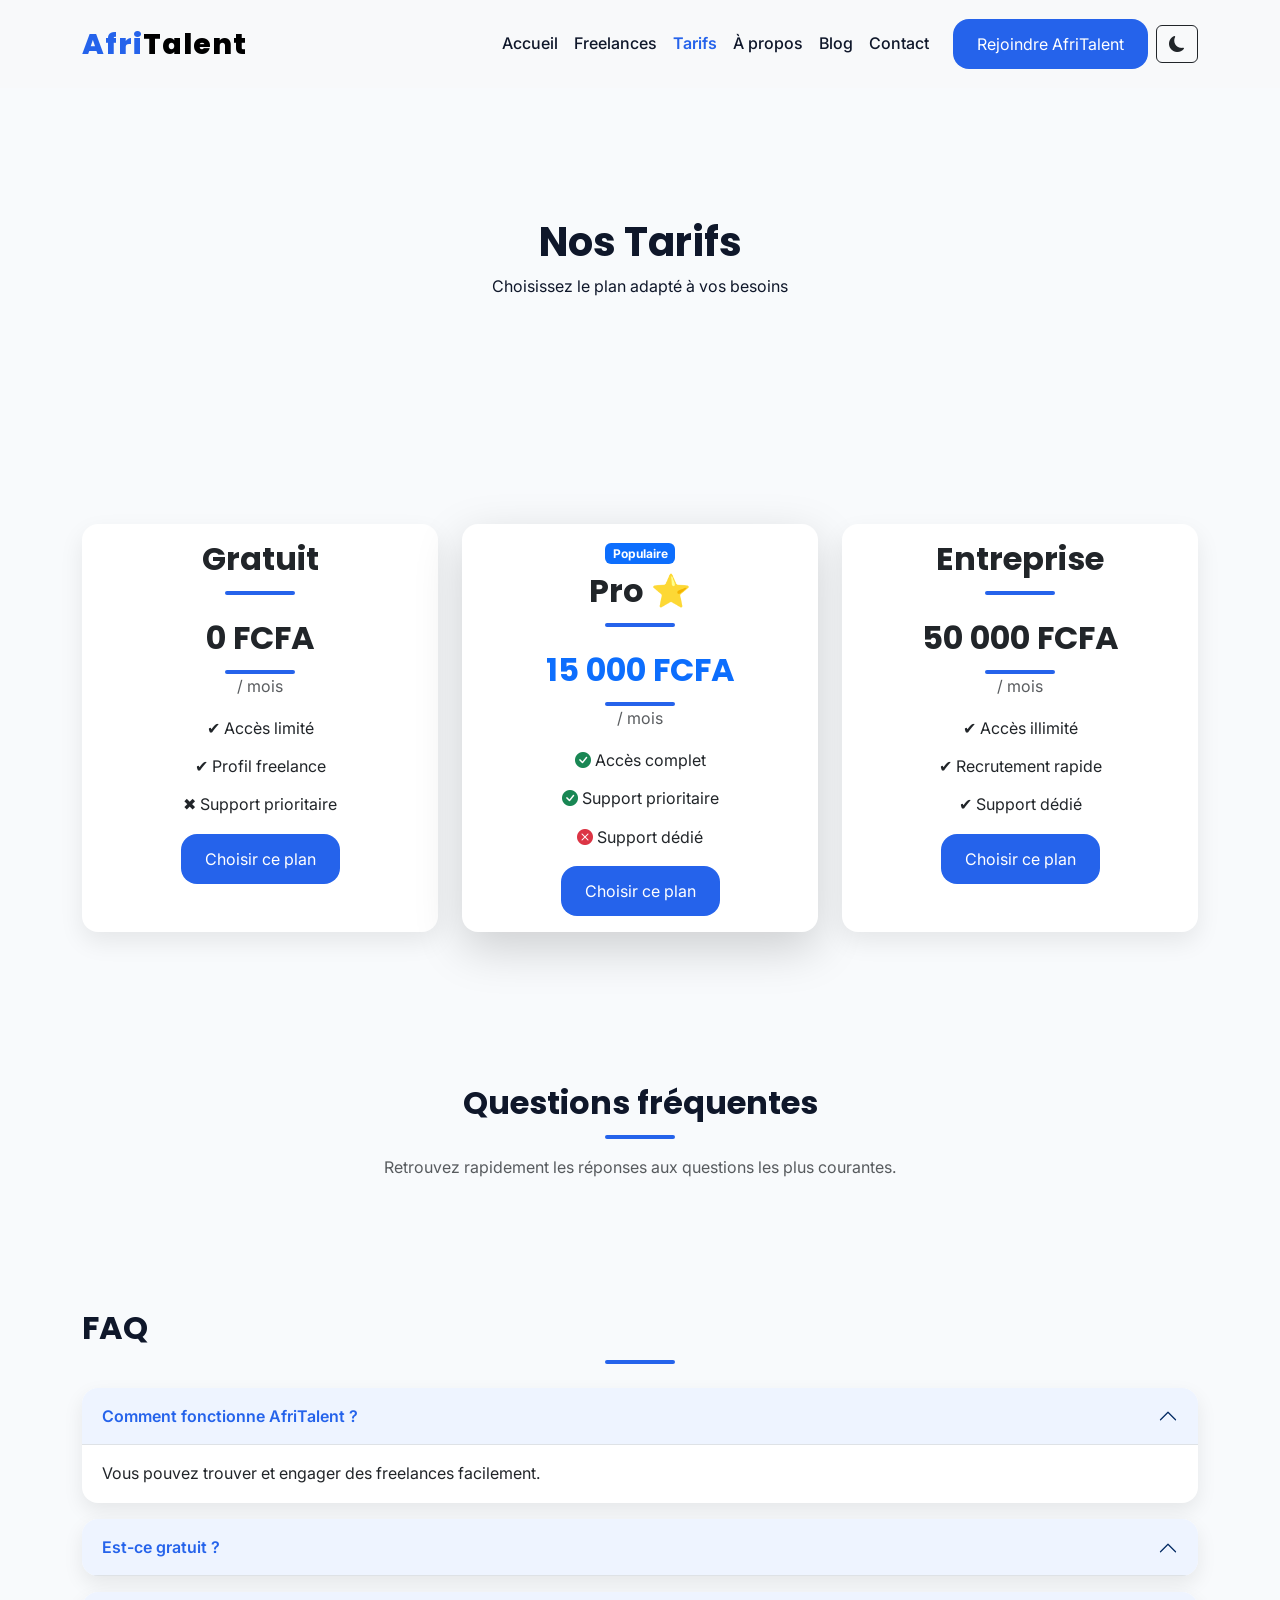
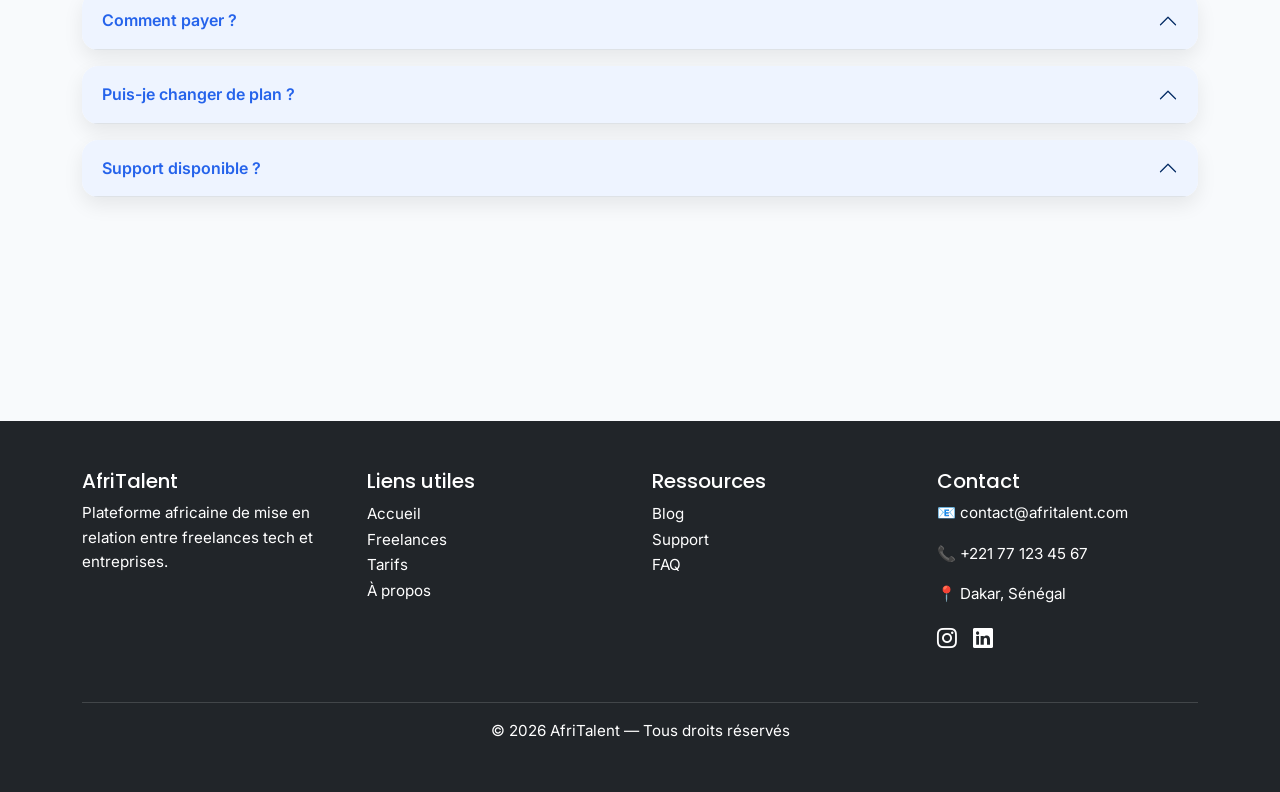
<file: tarif.html>
<!DOCTYPE html>
<html lang="fr">

<head>
    <meta charset="UTF-8">
    <meta name="viewport" content="width=device-width, initial-scale=1.0">
    <title>AfriTalent - Tarif</title>
    <!-- Bootstrap 5 CDN css -->
    <link href="https://cdn.jsdelivr.net/npm/bootstrap@5.3.0-alpha1/dist/css/bootstrap.min.css" rel="stylesheet">
    <!-- lien vers le css -->
    <link rel="stylesheet" href="css/style.css">
    <link rel="stylesheet" href="https://cdn.jsdelivr.net/npm/bootstrap-icons@1.10.5/font/bootstrap-icons.css">
    <link rel="preconnect" href="https://fonts.googleapis.com">

    <link rel="preconnect" href="https://fonts.gstatic.com" crossorigin>

    <link
        href="https://fonts.googleapis.com/css2?family=Inter:wght@400;500;600&family=Poppins:wght@600;700;800&display=swap"
        rel="stylesheet">
</head>

<body>
    <!-- Contenu de la page -->
    <header>
        <nav class="navbar navbar-expand-lg navbar-light bg-light">
            <div class="container">
                <a class="navbar-brand" href="index.html"><span class="logo">Afri</span>Talent</a>
                <button class="navbar-toggler" type="button" data-bs-toggle="collapse" data-bs-target="#menu">
                    <span class="navbar-toggler-icon"></span>
                </button>
                <!-- Barre de navigation -->
                <div class="collapse navbar-collapse" id="menu">
                    <ul class="navbar-nav ms-auto">
                        <li><a class="nav-link" href="index.html">Accueil</a></li>
                        <li><a class="nav-link" href="freelance.html">Freelances</a></li>
                        <li><a class="nav-link active" href="tarif.html">Tarifs</a></li>
                        <li><a class="nav-link" href="about.html">À propos</a></li>
                        <li><a class="nav-link" href="index.html#Temoignages">Blog</a></li>
                        <li><a class="nav-link" href="contact.html">Contact</a></li>
                    </ul>
                    <a href="contact.html" class="btn btn-primary ms-3">Rejoindre AfriTalent</a>
                    <button id="theme-toggle" class="btn btn-outline-dark ms-2">
                        <i class="bi bi-moon-fill"></i>
                    </button>
                </div>
            </div>

        </nav>
    </header>
    <main class="container py-5">

        <!-- TITRE -->
        <section class="text-center mb-5">
            <h1>Nos Tarifs </h1>
            <p>Choisissez le plan adapté à vos besoins</p>
        </section>

        <!-- PLANS -->
        <section class="row g-4 mb-5">

            <!-- GRATUIT -->
            <div class="col-12 col-md-6 col-lg-4 mb-4">
                <div class="card text-center h-100 plan-free">
                    <div class="card-body">
                        <h2>Gratuit</h2>

                        <h2 class="fw-bold mb-0">
                            0 FCFA
                        </h2>
                        <p class="text-muted">
                            / mois
                        </p>
                        <ul>
                            <li>✔ Accès limité</li>
                            <li>✔ Profil freelance</li>
                            <li>✖ Support prioritaire</li>
                        </ul>
                        <a href="contact.html" class="btn btn-primary">Choisir ce plan</a>
                    </div>

                </div>
            </div>

            <!-- PRO -->
            <div class="col-12 col-md-6 col-lg-4 mb-4">
                <div class="card text-center border-primary shadow-lg h-100 page-pro">
                    <div class="card-body">
                        <span class="badge bg-primary mb-2">Populaire</span>
                        <h2>Pro ⭐</h2>
                        <h2 class="fw-bold text-primary mb-0">
                            15 000 FCFA
                        </h2>

                        <p class="text-muted">
                            / mois
                        </p>
                        <ul>
                            <li><i class="bi bi-check-circle-fill text-success"></i> Accès complet</li>
                            <li><i class="bi bi-check-circle-fill text-success"></i> Support prioritaire</li>
                            <li><i class="bi bi-x-circle-fill text-danger"></i> Support dédié</li>
                        </ul>
                        <a href="contact.html" class="btn btn-primary">Choisir ce plan</a>
                    </div>
                </div>
            </div>

            <!-- ENTREPRISE -->
            <div class="col-12 col-md-6 col-lg-4 mb-4">
                <div class="card text-center h-100 plan-business">
                    <div class="card-body">
                        <h2>Entreprise</h2>

                        <h2 class="fw-bold mb-0">
                            50 000 FCFA
                        </h2>

                        <p class="text-muted">
                            / mois
                        </p>
                        <ul>
                            <li>✔ Accès illimité</li>
                            <li>✔ Recrutement rapide</li>
                            <li>✔ Support dédié</li>
                        </ul>
                        <a href="contact.html" class="btn btn-primary">Choisir ce plan</a>
                    </div>
                </div>
            </div>

        </section>

        <!-- FAQ -->
        <h2 id="faq" class="text-center mb-3">
            Questions fréquentes
        </h2>

        <p class="text-center text-muted mb-5">
            Retrouvez rapidement les réponses aux questions les plus courantes.
        </p>
        <section>
            <h2 id="Faq">FAQ</h2>

            <div class="accordion" id="faq-accordion">

                <div class="accordion-item">
                    <button class="accordion-button" data-bs-toggle="collapse" data-bs-target="#q1">
                        Comment fonctionne AfriTalent ?
                    </button>
                    <div id="q1" class="collapse show">
                        <div class="accordion-body">
                            Vous pouvez trouver et engager des freelances facilement.
                        </div>
                    </div>
                </div>

                <div class="accordion-item">
                    <button class="accordion-button" data-bs-toggle="collapse" data-bs-target="#q2">
                        Est-ce gratuit ?
                    </button>
                    <div id="q2" class="collapse">
                        <div class="accordion-body">
                            Oui, un plan gratuit est disponible.
                        </div>
                    </div>
                </div>

                <div class="accordion-item">
                    <button class="accordion-button" data-bs-toggle="collapse" data-bs-target="#q3">
                        Comment payer ?
                    </button>
                    <div id="q3" class="collapse">
                        <div class="accordion-body">
                            Paiement mensuel sécurisé.
                        </div>
                    </div>
                </div>

                <div class="accordion-item">
                    <button class="accordion-button" data-bs-toggle="collapse" data-bs-target="#q4">
                        Puis-je changer de plan ?
                    </button>
                    <div id="q4" class="collapse">
                        <div class="accordion-body">
                            Oui à tout moment.
                        </div>
                    </div>
                </div>

                <div class="accordion-item">
                    <button class="accordion-button" data-bs-toggle="collapse" data-bs-target="#q5">
                        Support disponible ?
                    </button>
                    <div id="q5" class="collapse">
                        <div class="accordion-body">
                            Support disponible selon le plan choisi.
                        </div>
                    </div>
                </div>

            </div>

        </section>

    </main>
    <footer class="bg-dark text-white py-5">

        <div class="container">

            <div class="row gy-4">

                <!-- Colonne 1 -->
                <div class="col-md-6 col-lg-3">

                    <h3 class="h5">AfriTalent</h3>

                    <p>
                        Plateforme africaine de mise en relation
                        entre freelances tech et entreprises.
                    </p>

                </div>

                <!-- Colonne 2 -->
                <div class="col-md-6 col-lg-3">

                    <h3 class="h5">Liens utiles</h3>

                    <ul class="list-unstyled">

                        <li>
                            <a href="index.html" class="text-white text-decoration-none">
                                Accueil
                            </a>
                        </li>

                        <li>
                            <a href="freelance.html" class="text-white text-decoration-none">
                                Freelances
                            </a>
                        </li>

                        <li>
                            <a href="tarif.html" class="text-white text-decoration-none">
                                Tarifs
                            </a>
                        </li>

                        <li>
                            <a href="about.html" class="text-white text-decoration-none">
                                À propos
                            </a>
                        </li>

                    </ul>

                </div>

                <!-- Colonne 3 -->
                <div class="col-md-6 col-lg-3">

                    <h3 class="h5">Ressources</h3>

                    <ul class="list-unstyled">

                        <li>
                            <a href="about.html" class="text-white text-decoration-none">
                                Blog
                            </a>
                        </li>

                        <li>
                            <a href="contact.html" class="text-white text-decoration-none">
                                Support
                            </a>
                        </li>

                        <li>
                            <a href="tarif.html#faq" class="text-white text-decoration-none">
                                FAQ
                            </a>
                        </li>

                    </ul>

                </div>

                <!-- Colonne 4 -->
                <div class="col-md-6 col-lg-3">

                    <h3 class="h5">Contact</h3>

                    <p>📧 contact@afritalent.com</p>
                    <p>📞 +221 77 123 45 67</p>
                    <p>📍 Dakar, Sénégal</p>

                    <!-- Réseaux sociaux -->
                    <div class="d-flex gap-3 mt-3">

                        <a href="https://www.instagram.com" class="text-white fs-5">

                            <i class="bi bi-instagram"></i>

                        </a>

                        <a href="https://www.linkedin.com" class="text-white fs-5">

                            <i class="bi bi-linkedin"></i>

                        </a>

                    </div>

                </div>

            </div>

            <!-- Copyright -->
            <div class="text-center border-top mt-5 pt-3">

                <p class="mb-0">
                    © <span id="year"></span> AfriTalent — Tous droits réservés
                </p>

            </div>

        </div>

    </footer>
    <button id="backToTop" aria-label="Retour en haut">
        <i class="bi bi-arrow-up"></i>
    </button>
    <!-- Bootstrap 5 CDN js -->
    <script src="https://cdn.jsdelivr.net/npm/bootstrap@5.3.0-alpha1/dist/js/bootstrap.bundle.min.js"></script>
    <script src="js/main.js"></script>
</body>

</html>
</file>
<file: css/style.css>
/* variables */
:root {
    --primary-color: #2563eb;
    --secondary-color: #0f172a;
    --accent-color: #38bdf8;
    --light-color: #f8fafc;
    --dark-color: #020617;

    --title-font: 'Poppins', sans-serif;
    --body-font: 'Inter', sans-serif;

    --border-radius: 16px;
    --transition: 0.3s ease;
}

/* reset */
* {
    margin: 0;
    padding: 0;
    box-sizing: border-box;
}

/* body */
body {
    font-family: var(--body-font);
    background-color: var(--light-color);
    color: var(--secondary-color);
    line-height: 1.6;
    transition:
        background-color 0.4s ease,
        color 0.4s ease;
    ;
}

/* Titres */
h1,
h2,
h3,
h4,
h5 {
    font-family: var(--title-font);
    font-weight: 700;
}

/* navbar */
.navbar {
    padding: 1rem 0;
    transition:
        background-color 0.4s ease,
        box-shadow 0.4s ease;
}


.navbar-brand {
    font-size: 1.8rem;
    font-weight: 800;
    font-family: var(--title-font);
    letter-spacing: 1px;
}


.nav-link {
    font-weight: 500;
}

/* hero section */
.hero {
    padding: 6rem 0;
    box-shadow: 0 15px 40px rgba(0, 0, 0, 0.15);
}

/* Stats Hero */
.hero-stats {
    margin-top: 2rem;
}

.hero-stats i {
    font-size: 2rem;
    color: white;
    margin-bottom: 0.5rem;
}

.hero-stats .counter {
    display: block;
    font-size: 2rem;
    font-weight: 700;
    color: white;
    line-height: 1;
}

.hero-stats small {
    color: rgba(255, 255, 255, 0.9);
    font-size: 0.95rem;
}

.hero h1 {
    font-size: 3.5rem;
    max-width: 700px;
    margin: auto;
    margin-bottom: 1rem;
    text-shadow: 0 4px 12px rgba(0, 0, 0, 0.3);

}


.hero p {
    font-size: 1.1rem;
    max-width: 600px;
    margin: 1rem auto 2rem;
}

.hero .btn {
    margin: 0.5rem;
}

/*btn*/
.btn-primary {
    background-color: var(--primary-color);
    border: none;
    padding: 0.8rem 1.5rem;
    border-radius: var(--border-radius);
}


.btn-primary:hover {
    background-color: #1d4ed8;
}

/* section */
/* image histoire */
section img {
    border-radius: var(--border-radius);
    margin-top: 1.5rem;
}

/* footer */
footer a {
    transition: var(--transition);
}

footer a:hover {
    opacity: 0.7;
}

/* images */
.card img {
    height: 250px;
    object-fit: cover;
}

/* cartes */
.card {
    border: none;
    border-radius: var(--border-radius);
    transition: var(--transition);
    overflow: hidden;
}

.card:hover {
    transform: translateY(-8px);
    box-shadow: 0 12px 30px rgba(15, 23, 42, 0, 0.12);
}

/* =========================
   BENTO GRID CATEGORIES
========================= */

.categories-grid {
    display: grid;
    grid-template-columns: repeat(3, 1fr);
    gap: 1.5rem;
}

.category-card {
    background-color: white;
    border-radius: var(--border-radius);
    padding: 2rem;

    display: flex;
    align-items: center;
    gap: 1rem;

    box-shadow: 0 10px 30px rgba(0, 0, 0, .08);

    transition: var(--transition);
}

.category-card i {
    color: var(--primary-color);
    font-size: 2.2rem;
    flex-shrink: 0;
}

.category-card:hover {
    transform: translateY(-8px);
    box-shadow: 0 12px 30px rgba(0, 0, 0, .12);
}

body.dark-mode .freelance-card .card-body h5,
body.dark-mode .freelance-card .card-body strong {
    color: rgb(13, 13, 13) !important;
}



.category-card h3 {
    margin-bottom: .3rem;
    font-size: 1.2rem;
}

.category-card p {
    margin-bottom: 0;
    color: #64748b;
}

.category-large {
    grid-column: span 2;
}

.category-wide {
    grid-column: span 3;
}

/* Dark mode */

body.dark-mode .category-card {
    background-color: #1e293b;
}

body.dark-mode .category-card p {
    color: #cbd5e1;
}

/* Responsive */

@media (max-width: 768px) {

    .categories-grid {
        grid-template-columns: 1fr;
    }

    .category-large,
    .category-wide {
        grid-column: span 1;
    }
}

.category-card i {
    flex-shrink: 0;
    color: var(--primary-color);
}

.category-card h3 {
    margin-bottom: .25rem;
    font-size: 1.2rem;
}

.category-card p {
    margin-bottom: 0;
    color: #64748b;
}



/* liens navbar */
.nav-link {
    color: var(--secondary-color);
    transition: var(--transition);
}

.nav-link:hover {
    color: var(--primary-color);
}

/* lien actif */
.nav-link.active {
    color: var(--primary-color) !important;
    font-weight: 600;
}

/* logo */
.logo {
    color: var(--primary-color);
}

/* boutons */
.btn {
    transition: var(--transition);
}

.btn:hover {
    transform: translateY(-2px);
}

.btn-primary:hover {
    background-color: #1d4ed8;
    box-shadow: 0 8px 20px rgba(37, 99, 235, 0.3);

}

/* images rondes équipe */
.rounded-circle {
    width: 140px;
    height: 140px;
    object-fit: cover;
}

/* sections */
section {
    padding: 5rem 0;
    margin-bottom: 5rem;
}

/* footer */
footer {
    background-color: var(--dark-color);
}
/* FOOTER */

footer {
    background: #0f172a !important;
}

footer h3 {
    margin-bottom: 1rem;
    font-weight: 600;
}

footer a {
    transition: 0.3s ease;
}

footer a:hover {
    color: var(--primary-color) !important;
    padding-left: 5px;
}

footer .bi {
    transition: 0.3s ease;
}

footer .bi:hover {
    transform: translateY(-3px);
}

footer .border-top {
    border-color: rgba(255,255,255,.15) !important;
}

footer p,
footer a {
    font-size: 0.95rem;
}

/* titres */
h2 {
    margin-bottom: 1.5rem;
}

/*commit4*/
.hero {
    background-image:
        linear-gradient(rgba(15, 23, 42, 0.7),
            rgba(15, 23, 42, 0.7)),
        url("../images/Afrik.jpg");

    background-size: cover;
    background-position: center;
    background-repeat: no-repeat;

    padding: 6rem 0;
    min-height: 70vh;

    color: white;
    border-radius: var(--border-radius);

    overflow: hidden;
}

.category-card {
    background-color: white;
    padding: 2rem;
    border-radius: var(--border-radius);
    transition: var(--transition);
}

.category-card:hover {
    transform: translateY(-8px);
    box-shadow: 0 10px 25px rgba(0, 0, 0, 0.1);
}

.steps-grid {
    display: grid;
    grid-template-columns: repeat(3, 1fr);
    gap: 2rem;
}

@media (max-width: 576px) {
    .steps-grid {
        grid-template-columns: 1fr;
        gap: 1rem;
    }

    .category-large,
    .category-wide {
        grid-column: span 1;
    }
}

.steps-grid article {
    background-color: white;
    padding: 2rem;
    border-radius: var(--border-radius);
    text-align: center;
}

/* hover cartes */
.card:hover {
    transform: translateY(-8px);
    transition: var(--transition);
}

/* catégories */
.category-card:hover {
    background-color: white;
}

/* hero image */
.hero img {
    box-shadow: 0 10px 30px rgba(0, 0, 0, 0.2);
}

.carousel-inner {
    background: white;
    border-radius: 20px;
    box-shadow: 0 10px 30px rgba(0, 0, 0, .08);
}

body.dark-mode .carousel-inner {
    background: #1e293b;
    color: white;
}

.carousel-item {
    padding: 2rem 4rem;
}

.carousel-item p {
    font-size: 1.1rem;
    font-style: italic;
}

h2::after {
    content: "";
    display: block;
    width: 70px;
    height: 4px;
    background-color: var(--primary-color);
    margin: 0.8rem auto 0;
    border-radius: 999px;
}

/* responsive tablette */
@media (min-width: 577px) and (max-width: 768px) {
    .hero {
        text-align: center;
        padding: 4rem 1.5rem;
    }

    .hero .row {
        flex-direction: column-reverse;
    }

    .hero h1 {
        font-size: 2rem;
        line-height: 1.3;
        margin-bottom: 1.5rem;
    }

    .hero img {
        width: 75%;
        max-width: 240px;
        height: auto;
        margin: 2rem auto 2rem;
        display: block;
        border-radius: 12px;
    }

    .hero .btn {
        margin-bottom: 1rem;
        display: inline-block;
    }

    section {
        padding: 3rem 0;
        margin-bottom: 3rem;
    }
}


/* responsive mobile */
@media (max-width: 576px) {

    /* évite le scroll horizontal */
    html,
    body {
        overflow-x: hidden;
    }

    .hero h1 {
        font-size: 1.6rem;
        line-height: 1.2;
    }

    .hero p {
        font-size: 1rem;
        line-height: 1.5;
    }

    .navbar-brand {
        font-size: 1.3rem;
    }

    .btn-primary {
        width: auto;
        margin-bottom: 1rem;
        min-width: 220px;
        max-width: 100%;
    }

    .card img {
        height: 180px;
        object-fit: cover;
    }

    .rounded-circle {
        width: 90px;
        height: 90px;
    }
}


.btn-outline-light {
    background-color: rgba(255, 255, 255, 0.15);
    border: 1px solid white;
    color: white;
}

.btn-outline-light:hover {
    background-color: white;
    color: var(--secondary-color);
}

/* DARK MODE */
.dark-mode {
    background-color: #121212;
    color: white;
}

.dark-mode .navbar {
    background-color: #1a1a1a;
}

/* navbar */
/* Navbar fixe */
.navbar {
    position: fixed;
    top: 0;
    left: 0;
    width: 100%;
    z-index: 1000;
    background-color: white;
    padding: 1rem 0;
    transition: all 0.3s ease;
}

body.dark-mode #theme-toggle {
    background-color: #facc15;
    color: #020617;
    border-color: #facc15;
}

/* évite que le hero passe sous la navbar */
body {
    padding-top: 90px;
}


/* navbar au scroll */
.navbar.scrolled {
    background-color: rgba(255, 255, 255, 0.98);
    box-shadow: 0 6px 24px rgba(0, 0, 0, 0.20);
    transition: all 0.3s ease;
}

/* BACK TO TOP */
#backToTop {
    position: fixed;
    right: 20px;
    bottom: 20px;
    z-index: 999;

    opacity: 0;
    visibility: hidden;
    transition: 0.3s ease;
}

#backToTop.show {
    opacity: 1;
    visibility: visible;
}

/* Dark mode - cartes */
.dark-mode .card,
.dark-mode .category-card {
    background-color: #1e293b;
    color: white;
}

#theme-toggle i {
    transition: transform 0.3s ease;
}

/*     */
.dark-mode .card h3,
.dark-mode .card h4,
.dark-mode .card h5,
.dark-mode .category-card h3,
.dark-mode .category-card h4,
.dark-mode .category-card h5,
.dark-mode .card p,
.dark-mode .category-card p {
    color: white;
}

.dark-mode .category-card i {
    color: var(--accent-color);
}

/* DARK MODE — correction texte cartes équipe + étapes */
body.dark-mode .text-dark,
body.dark-mode .text-muted,
body.dark-mode .card-title,
body.dark-mode .card-text,
body.dark-mode .team-card h4,
body.dark-mode .team-card p,
body.dark-mode .steps-grid h3,
body.dark-mode .steps-grid p {
    color: white !important;
}

/* DARK MODE — section Comment ça marche */
body.dark-mode .steps-grid article {
    background-color: #1e293b;
}

body.dark-mode .badge.bg-light {
    background-color: #ffffff !important;
    color: #0f172a !important;
}

body.dark-mode .steps-grid article h3,
body.dark-mode .steps-grid article p {
    color: white !important;
}

.fade-section {
    opacity: 0;
    transform: translateY(40px);
    transition: opacity 0.8s ease, transform 0.8s ease;
}

.fade-section.show {
    opacity: 1;
    transform: translateY(0);
}

.counter {
    font-size: 2.4rem;
    font-weight: 700;
    font-family: var(--font-title);
    color: var(--primary-color);
    line-height: 1;
}

.badges {
    display: inline-flex;
    align-items: center;
    gap: .5rem;
    padding: 1rem 1.5rem;
    border-radius: 999px;
    background: rgba(255, 255, 255, .95);
    backdrop-filter: blur(10px);
    box-shadow: 0 8px 25px rgba(0, 0, 0, .15);
}

.stats-item {
    text-align: center;
    padding: 1rem;
}

.fade-section {
    opacity: 0;
    transform: translateY(60px) scale(0.98);
    transition:
        opacity .8s ease,
        transform .8s ease;
}

.fade-section.show {
    opacity: 1;
    transform: translateY(0) scale(1);
}

.fade-section:nth-child(1) {
    transition-delay: .1s;
}

.fade-section:nth-child(2) {
    transition-delay: .2s;
}

.fade-section:nth-child(3) {
    transition-delay: .3s;
}

.fade-section:nth-child(4) {
    transition-delay: .4s;
}

.card {
    transition: transform .3s ease, box-shadow .3s ease;
}

.card:hover {
    transform: translateY(-8px);
    box-shadow: 0 16px 40px rgba(0, 0, 0, .12);
}

/* freelances */

/* hero freelances */

.freelance-hero {
    background:
        linear-gradient(rgba(37, 99, 235, 0.85),
            rgba(15, 23, 42, 0.85)),
        url("../images/Afrik.jpg");

    background-size: cover;
    background-position: center;

    color: white;

    padding: 5rem 2rem;

    border-radius: var(--border-radius);

    margin-bottom: 3rem;
}

.freelance-hero h1 {
    font-size: 3rem;
    margin-bottom: 1rem;
}

.freelance-hero p {
    max-width: 700px;
    margin: auto;
    font-size: 1.1rem;
}

/*FILTRES FREELANCES */

.filtre {
    border-radius: 999px;
    padding: 0.7rem 1.4rem;
    margin: 0.3rem;
    font-weight: 600;
    transition: var(--transition);
}

.filtre:hover {
    transform: translateY(-3px);
}

.filtre.active {
    background-color: var(--primary-color);
    color: white;
}

/* CARDS FREELANCES */

.freelance-card .card {
    border: none;
    border-radius: 20px;
    overflow: hidden;
    transition: 0.35s ease;
}

.freelance-card .card:hover {
    transform: translateY(-10px);
    box-shadow: 0 20px 40px rgba(0, 0, 0, .15);
}

.freelance-card img {
    height: 260px;
    object-fit: cover;
    transition: 0.4s ease;
}

.freelance-card:hover img {
    transform: scale(1.05);
}

.freelance-card h5 {
    font-weight: 700;
    margin-bottom: .5rem;
}

.freelance-card strong {
    color: var(--primary-color);
    font-size: 1.1rem;
}


/* SKILLS */

.skill-badge {
    background-color: rgba(37, 99, 235, .1);
    color: var(--primary-color);
    border: 1px solid rgba(37, 99, 235, .2);
    padding: .5rem .8rem;
    border-radius: 999px;
}

body.dark-mode .skill-badge {
    background: #334155;
    color: white;
}

/*  STATS FREELANCES  */

.stats-freelance {
    background: white;
    border-radius: var(--border-radius);
    padding: 2rem;
    margin-top: -1rem;
    box-shadow: 0 10px 30px rgba(0, 0, 0, .08);
}

.stats-freelance h{
    color: var(--primary-color);
    font-size: 2rem;
    font-weight: 700;
}

.stats-freelance p {
    margin-bottom: 0;
}
.dark-mode .stats-freelance {
    background: #1f2937;
}

.dark-mode .stats-freelance h2 {
    color: white;
}

.dark-mode .stats-freelance p {
    color: #d1d5db;
}

/*  MODALS  */

.modal-content {
    border: none;
    border-radius: 20px;
}

.modal-header {
    border-bottom: none;
}

.modal-body img {
    object-fit: cover;
    border: 4px solid rgba(37, 99, 235, .15);
}

.modal-body ul {
    list-style: none;
    padding-left: 0;
}

.modal-body ul li {
    display: inline-block;
    margin: .3rem;
    padding: .4rem .8rem;
    background: #eef4ff;
    color: var(--primary-color);
    border-radius: 999px;
    font-size: .9rem;
}

/*CATALOGUE FREELANCES */

.freelance-catalogue {
    background: linear-gradient(180deg,
            #f8fafc,
            #eef4ff);

    padding: 3rem;
    border-radius: 20px;
}

.freelance-catalogue .card {
    background: white;
}

body.dark-mode .freelance-catalogue .card {
    background: #1e293b;
}

body.dark-mode .freelance-catalogue .card {
    color: white;
}

.result-count {
    background: white;
    color: var(--secondary-color);
    padding: .7rem 1rem;
    border-radius: 999px;
    font-weight: 600;
    box-shadow: 0 5px 15px rgba(0, 0, 0, .08);
}

body.dark-mode .result-count {
    background: #1e293b;
    color: white;
}body.dark-mode .modal-content {
    background: #1e293b !important;
    color: white !important;
}

body.dark-mode .modal-header,
body.dark-mode .modal-body {
    color: white !important;
}

/* TARIFS */
/*PLAN PRO */

.plan-pro {
    transform: scale(1.05);
    position: relative;
    z-index: 2;
    border-width: 3px !important;
}

.plan-pro:hover {
    transform: scale(1.08);
}

.card ul {
    list-style: none;
    padding-left: 0;
}

.card ul li {
    margin-bottom: .8rem;
}


.plan-free,
.plan-business {
    border: none;
    box-shadow: 0 10px 25px rgba(0, 0, 0, .08);
}

.plan-free:hover,
.plan-business:hover {
    transform: translateY(-8px);
}

.plan-pro {
    transform: scale(1.05);
    border-width: 3px !important;
    z-index: 2;
}

.plan-pro:hover {
    transform: scale(1.08);
}

body.dark-mode .plan-free,
body.dark-mode .plan-business,
body.dark-mode .plan-pro {
    background-color: #1e293b;
    color: white;
}
/*  FAQ  */

.accordion-item{
    border:none;
    border-radius:16px !important;
    overflow:hidden;
    margin-bottom:1rem;
    box-shadow:0 8px 20px rgba(0,0,0,.08);
}

.accordion-button{
    font-weight:600;
}

.accordion-button:not(.collapsed){
    background-color:#eef4ff;
    color:var(--primary-color);
}
body.dark-mode .accordion-item{
    background-color:#1e293b;
}

body.dark-mode .accordion-button{
    background-color:#1e293b;
    color:white;
}

body.dark-mode .accordion-button:not(.collapsed){
    background-color:#334155;
    color:white;
}

body.dark-mode .accordion-body{
    color:white;
}
</file>
